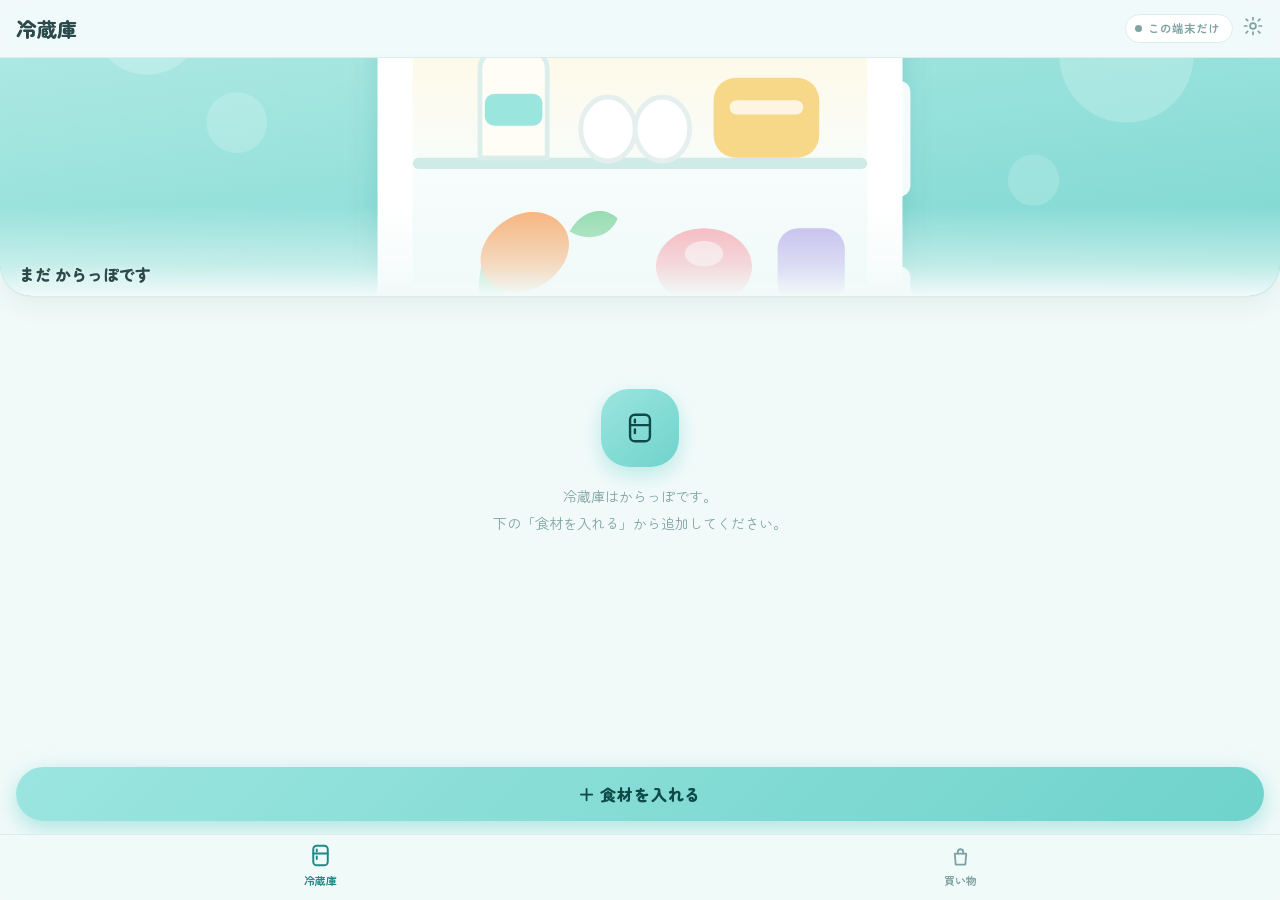
<file: _backup_20260822/index.html>
<!doctype html>
<html lang="ja">
<head>
<meta charset="utf-8">
<meta name="viewport" content="width=device-width, initial-scale=1, viewport-fit=cover, maximum-scale=1">
<meta name="theme-color" id="meta-theme" content="#F1FAF9">
<meta name="apple-mobile-web-app-capable" content="yes">
<meta name="apple-mobile-web-app-status-bar-style" content="default">
<meta name="apple-mobile-web-app-title" content="ウチの冷蔵庫">
<link rel="manifest" href="manifest.webmanifest">
<link rel="apple-touch-icon" href="icon-180.png">
<link rel="icon" href="icon-180.png">
<link rel="preconnect" href="https://fonts.googleapis.com">
<link rel="preconnect" href="https://fonts.gstatic.com" crossorigin>
<link rel="stylesheet" href="https://fonts.googleapis.com/css2?family=Zen+Maru+Gothic:wght@400;500;700;900&display=swap">
<link rel="stylesheet" href="style.css">
<title>ウチの冷蔵庫</title>
</head>
<body>

<header class="topbar">
  <h1 id="title">冷蔵庫</h1>
  <div class="topbar-right">
    <button id="sync-chip" class="sync-chip" data-state="off" aria-label="同期の状態">
      <i class="dot"></i><span id="sync-text">この端末だけ</span>
    </button>
    <button id="btn-settings" class="icon-btn" aria-label="設定">
      <svg viewBox="0 0 24 24" width="22" height="22" fill="none" stroke="currentColor" stroke-width="1.9" stroke-linecap="round">
        <circle cx="12" cy="12" r="3.2"/>
        <path d="M12 2.8v2.4M12 18.8v2.4M4.5 4.5l1.7 1.7M17.8 17.8l1.7 1.7M2.8 12h2.4M18.8 12h2.4M4.5 19.5l1.7-1.7M17.8 6.2l1.7-1.7"/>
      </svg>
    </button>
  </div>
</header>

<main>
  <!-- ========== 冷蔵庫 ========== -->
  <section id="view-fridge" class="view">

    <div class="hero" id="hero">
      <img id="hero-img" src="hero.svg" alt="">
      <div class="hero-scrim"></div>
      <div class="hero-text">
        <div class="hero-count" id="hero-count"></div>
        <div class="hero-note" id="hero-note"></div>
      </div>
    </div>

    <div id="urgent" class="urgent" hidden>
      <svg class="bell" viewBox="0 0 24 24" width="21" height="21" fill="none" stroke="currentColor" stroke-width="2" stroke-linecap="round" stroke-linejoin="round">
        <path d="M18 8.6a6 6 0 1 0-12 0c0 6-2 7.4-2 7.4h16s-2-1.4-2-7.4"/>
        <path d="M13.7 20a2 2 0 0 1-3.4 0"/>
      </svg>
      <div class="urgent-body">
        <div class="urgent-title" id="urgent-title"></div>
        <div class="urgent-names" id="urgent-names"></div>
      </div>
    </div>

    <div class="listhead">
      <div id="fridge-summary" class="summary" hidden></div>
      <button id="sortbtn" class="sortbtn">
        <svg viewBox="0 0 24 24" width="13" height="13" fill="none" stroke="currentColor" stroke-width="2.2" stroke-linecap="round" stroke-linejoin="round"><path d="M7 4v16M7 20l-3-3M17 20V4M17 4l3 3"/></svg>
        <span id="sort-label">期限が近い順</span>
      </button>
    </div>

    <ul id="fridge-list" class="list"></ul>

    <div id="fridge-empty" class="empty" hidden>
      <div class="empty-mark">
        <svg viewBox="0 0 24 24" width="34" height="34" fill="none" stroke="currentColor" stroke-width="1.7" stroke-linejoin="round" stroke-linecap="round">
          <rect x="5" y="2.6" width="14" height="18.8" rx="3.4"/><path d="M5 10h14M8.4 6.1v1.9M8.4 13v2.5"/>
        </svg>
      </div>
      <p>冷蔵庫はからっぽです。<br>下の「食材を入れる」から追加してください。</p>
    </div>
  </section>

  <!-- ========== 買い物 ========== -->
  <section id="view-shop" class="view" hidden>
    <form id="shop-quick" class="quick-add">
      <input id="shop-input" type="text" placeholder="買ってきてほしいもの" enterkeyhint="done" autocomplete="off">
      <button type="submit" class="btn-primary sm">追加</button>
    </form>
    <ul id="shop-list" class="list"></ul>
    <div id="shop-empty" class="empty" hidden>
      <div class="empty-mark">
        <svg viewBox="0 0 24 24" width="34" height="34" fill="none" stroke="currentColor" stroke-width="1.7" stroke-linejoin="round" stroke-linecap="round">
          <path d="M6 8h12l-1 11.4H7z"/><path d="M9.2 8V6.2a2.8 2.8 0 0 1 5.6 0V8"/>
        </svg>
      </div>
      <p>買い物リストは空です。<br>「切らした」と気づいたときに足しましょう。</p>
    </div>
    <div class="list-foot">
      <button id="btn-clear-done" class="btn-ghost" hidden>買ったものを消す</button>
    </div>
  </section>
</main>

<button id="fab" class="fab">＋ 食材を入れる</button>

<nav class="tabbar">
  <button class="tab is-active" data-view="fridge">
    <svg viewBox="0 0 24 24" width="23" height="23" fill="none" stroke="currentColor" stroke-width="1.9" stroke-linejoin="round" stroke-linecap="round"><rect x="5" y="2.6" width="14" height="18.8" rx="3.4"/><path d="M5 10h14M8.4 6.1v1.9M8.4 13v2.5"/></svg>
    <span>冷蔵庫</span>
  </button>
  <button class="tab" data-view="shop">
    <svg viewBox="0 0 24 24" width="23" height="23" fill="none" stroke="currentColor" stroke-width="1.9" stroke-linejoin="round" stroke-linecap="round"><path d="M6 8h12l-1 11.4H7z"/><path d="M9.2 8V6.2a2.8 2.8 0 0 1 5.6 0V8"/></svg>
    <span>買い物<i id="shop-badge" class="badge" hidden></i></span>
  </button>
</nav>

<!-- ========== 食材追加シート ========== -->
<div id="sheet-backdrop" class="backdrop" hidden></div>
<div id="sheet" class="sheet" hidden role="dialog" aria-modal="true" aria-labelledby="sheet-title">
  <div class="sheet-grab"></div>
  <div class="sheet-head">
    <button id="sheet-cancel" class="btn-text">やめる</button>
    <strong id="sheet-title">食材を入れる</strong>
    <button id="sheet-save" class="btn-text accent">保存</button>
  </div>
  <div class="sheet-body">

    <label class="field-label">品目</label>
    <input id="f-name" type="text" class="field" placeholder="例：にんじん" autocomplete="off" enterkeyhint="done">
    <div class="chip-groups" id="preset-chips"></div>

    <label class="field-label">量</label>
    <div class="qty-row">
      <button type="button" class="step" data-step="-1" aria-label="減らす">−</button>
      <output id="f-qty" class="qty-val">1</output>
      <button type="button" class="step" data-step="1" aria-label="増やす">＋</button>
    </div>
    <div class="chip-row" id="qty-chips" style="margin-top:10px"></div>
    <div class="unit-seg" id="f-unit"></div>

    <label class="field-label">賞味・消費期限</label>
    <div class="chip-row" id="expiry-chips">
      <button type="button" class="chip" data-days="3">3日後</button>
      <button type="button" class="chip" data-days="7">1週間</button>
      <button type="button" class="chip" data-days="14">2週間</button>
      <button type="button" class="chip" data-days="30">1か月</button>
      <button type="button" class="chip" data-days="">なし</button>
    </div>
    <input id="f-expiry" type="date" class="field" style="margin-top:9px">

  </div>
</div>

<!-- ========== 設定シート ========== -->
<div id="set-backdrop" class="backdrop" hidden></div>
<div id="set-sheet" class="sheet" hidden role="dialog" aria-modal="true" aria-labelledby="set-title">
  <div class="sheet-grab"></div>
  <div class="sheet-head">
    <span class="btn-text" aria-hidden="true"></span>
    <strong id="set-title">設定</strong>
    <button id="set-close" class="btn-text accent">閉じる</button>
  </div>
  <div class="sheet-body">
    <label class="field-label">見た目</label>
    <div class="seg" id="theme-seg">
      <button type="button" data-theme="auto">端末に合わせる</button>
      <button type="button" data-theme="light">ライト</button>
      <button type="button" data-theme="dark">ダーク</button>
    </div>

    <label class="field-label">自分の名前</label>
    <input id="f-me" type="text" class="field" placeholder="例：ゆう" autocomplete="off">
    <p class="hint">買い物リストに「誰が足したか」が残ります。</p>

    <label class="field-label">家族で共有</label>
    <input id="f-url" type="url" class="field" placeholder="共有URL（.../exec）" autocomplete="off" inputmode="url">
    <div class="house-row">
      <input id="f-house" type="text" class="field" placeholder="家族コード" autocomplete="off" autocapitalize="off" spellcheck="false">
      <button id="btn-make-house" class="btn-ghost">新しく作る</button>
    </div>
    <p id="sync-detail" class="hint"></p>
    <button id="btn-sync-now" class="btn-ghost wide" style="margin-top:10px">今すぐ同期する</button>
    <p class="hint">共有URLと家族コードが同じ端末どうしが、同じ冷蔵庫・同じ買い物リストになります。<strong>家族コードは合言葉です</strong>。推測されにくいものにしてください。</p>

    <label class="field-label">データ</label>
    <button id="btn-export" class="btn-ghost wide">バックアップを書き出す</button>
    <p class="hint">共有を設定していないときは、この端末の中だけに保存されます。</p>
  </div>
</div>

<div id="toast" class="toast" hidden></div>

<script src="app.js"></script>
</body>
</html>
</file>
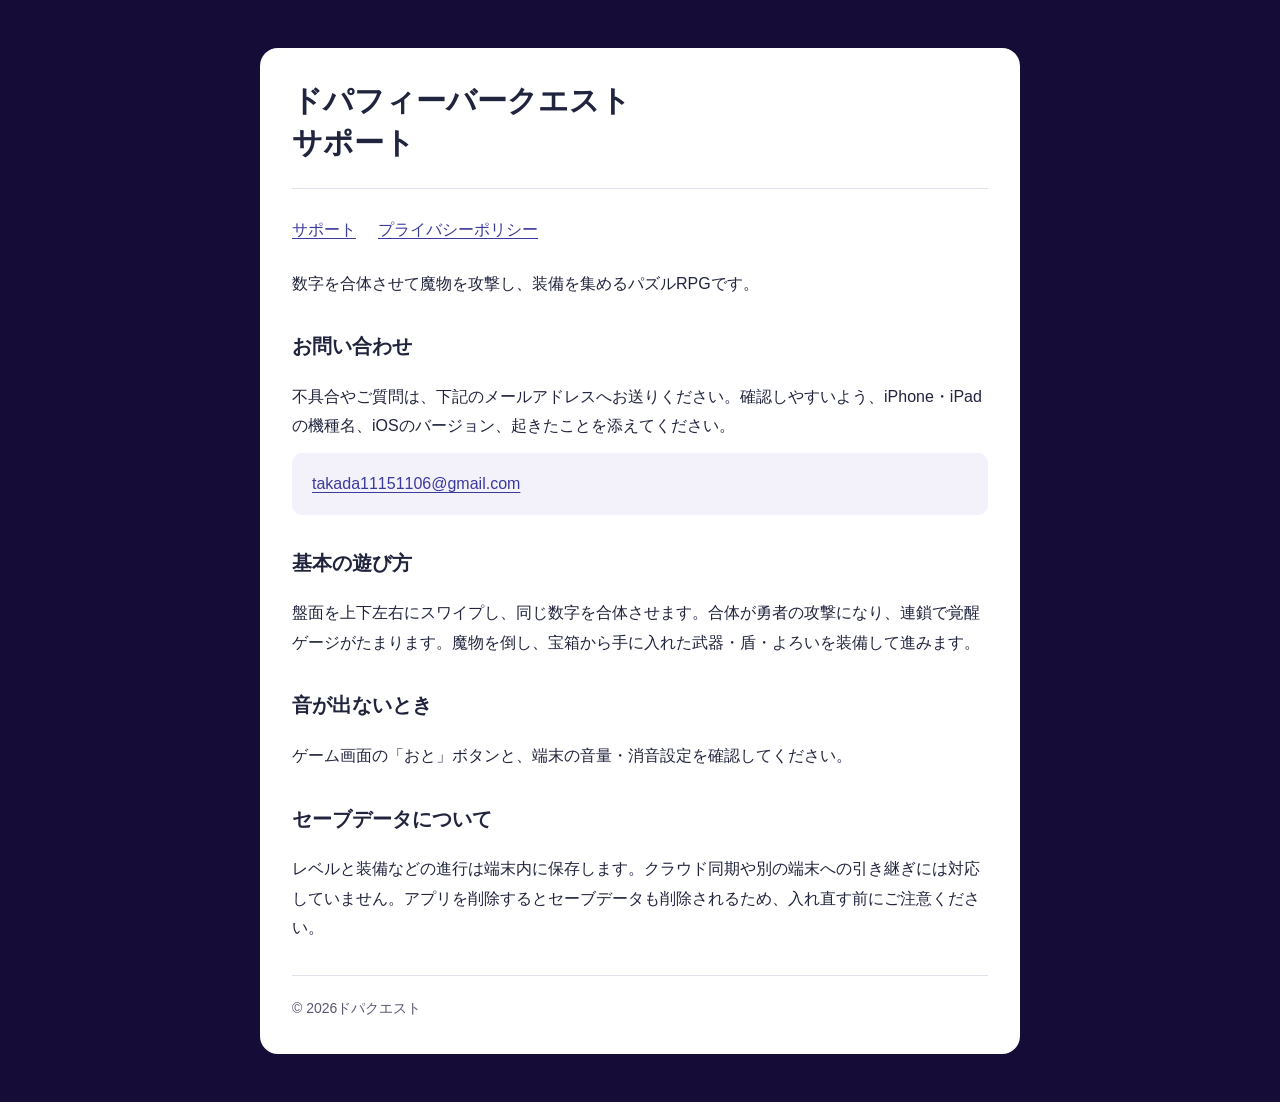
<file: dopaquest/index.html>
<!doctype html>
<html lang="ja"><head><meta charset="utf-8"><meta name="viewport" content="width=device-width,initial-scale=1"><title>サポート | ドパフィーバークエスト</title><meta name="description" content="ドパフィーバークエストのサポートとプライバシーポリシー"><style>*{box-sizing:border-box}body{margin:0;background:#160c38;color:#20243d;font-family:-apple-system,BlinkMacSystemFont,"Hiragino Sans",Meiryo,sans-serif;line-height:1.85}main{max-width:760px;margin:48px auto;padding:32px;background:#fff;border-radius:18px}header{display:flex;gap:20px;align-items:center;border-bottom:1px solid #e3e1eb;padding-bottom:24px;margin-bottom:26px}header img{width:72px;height:72px;border-radius:16px}h1{font-size:clamp(22px,4vw,30px);line-height:1.4;margin:0}h2{font-size:20px;margin-top:30px}p{margin:12px 0}a{color:#3b3a9d;text-underline-offset:3px}nav{display:flex;gap:22px;flex-wrap:wrap;margin:24px 0}footer{color:#5b5470;border-top:1px solid #e3e1eb;margin-top:32px;padding-top:20px;font-size:14px}.small{font-size:14px;color:#5b5470}.contact{display:block;padding:16px 20px;background:#f3f1fa;border-radius:10px;overflow-wrap:anywhere}@media(max-width:600px){main{margin:16px;padding:24px 20px}header{gap:14px}header img{width:56px;height:56px}}</style></head><body><main><header><h1>ドパフィーバークエスト<br>サポート</h1></header><nav><a href="index.html">サポート</a><a href="privacy.html">プライバシーポリシー</a></nav><p>数字を合体させて魔物を攻撃し、装備を集めるパズルRPGです。</p>
<h2>お問い合わせ</h2><p>不具合やご質問は、下記のメールアドレスへお送りください。確認しやすいよう、iPhone・iPadの機種名、iOSのバージョン、起きたことを添えてください。</p>
<p class="contact"><a href="mailto:takada11151106@gmail.com">takada11151106@gmail.com</a></p>
<h2>基本の遊び方</h2><p>盤面を上下左右にスワイプし、同じ数字を合体させます。合体が勇者の攻撃になり、連鎖で覚醒ゲージがたまります。魔物を倒し、宝箱から手に入れた武器・盾・よろいを装備して進みます。</p>
<h2>音が出ないとき</h2><p>ゲーム画面の「おと」ボタンと、端末の音量・消音設定を確認してください。</p>
<h2>セーブデータについて</h2><p>レベルと装備などの進行は端末内に保存します。クラウド同期や別の端末への引き継ぎには対応していません。アプリを削除するとセーブデータも削除されるため、入れ直す前にご注意ください。</p><footer>© 2026ドパクエスト</footer></main></body></html>
</file>
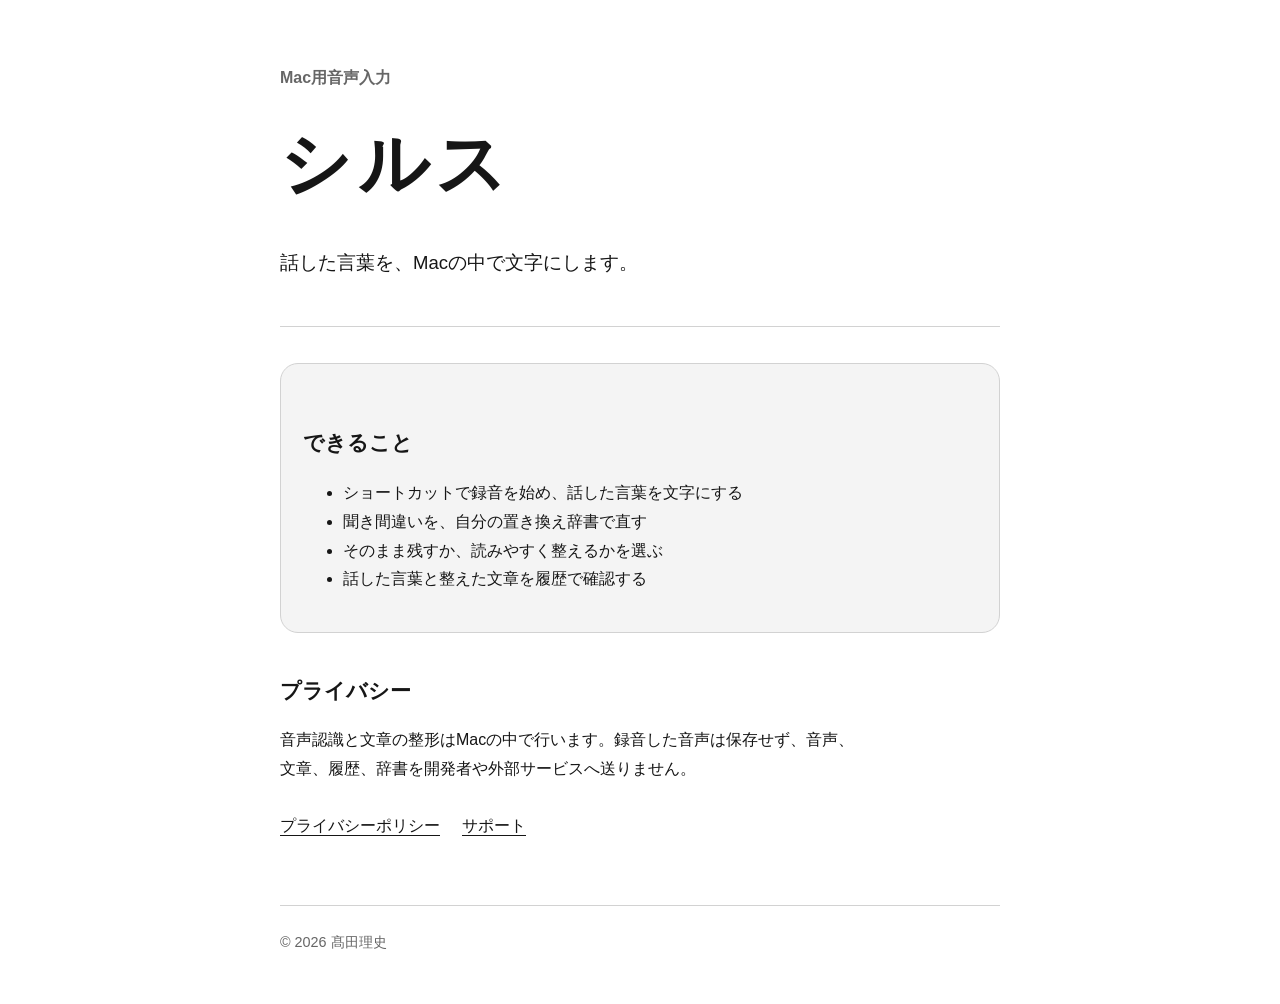
<file: shirusu/index.html>
<!doctype html>
<html lang="ja">
<head>
  <meta charset="utf-8">
  <meta name="viewport" content="width=device-width, initial-scale=1">
  <meta name="description" content="Mac用音声入力アプリ、シルスの公式情報です。">
  <title>シルス</title>
  <link rel="stylesheet" href="styles.css">
</head>
<body>
  <header>
    <p class="eyebrow">Mac用音声入力</p>
    <h1>シルス</h1>
    <p class="lead">話した言葉を、Macの中で文字にします。</p>
  </header>
  <main>
    <section class="card">
      <h2>できること</h2>
      <ul>
        <li>ショートカットで録音を始め、話した言葉を文字にする</li>
        <li>聞き間違いを、自分の置き換え辞書で直す</li>
        <li>そのまま残すか、読みやすく整えるかを選ぶ</li>
        <li>話した言葉と整えた文章を履歴で確認する</li>
      </ul>
    </section>
    <h2>プライバシー</h2>
    <p>音声認識と文章の整形はMacの中で行います。録音した音声は保存せず、音声、文章、履歴、辞書を開発者や外部サービスへ送りません。</p>
    <nav class="nav" aria-label="関連ページ">
      <a href="privacy.html">プライバシーポリシー</a>
      <a href="support.html">サポート</a>
    </nav>
  </main>
  <footer>© 2026 髙田理史</footer>
</body>
</html>
</file>
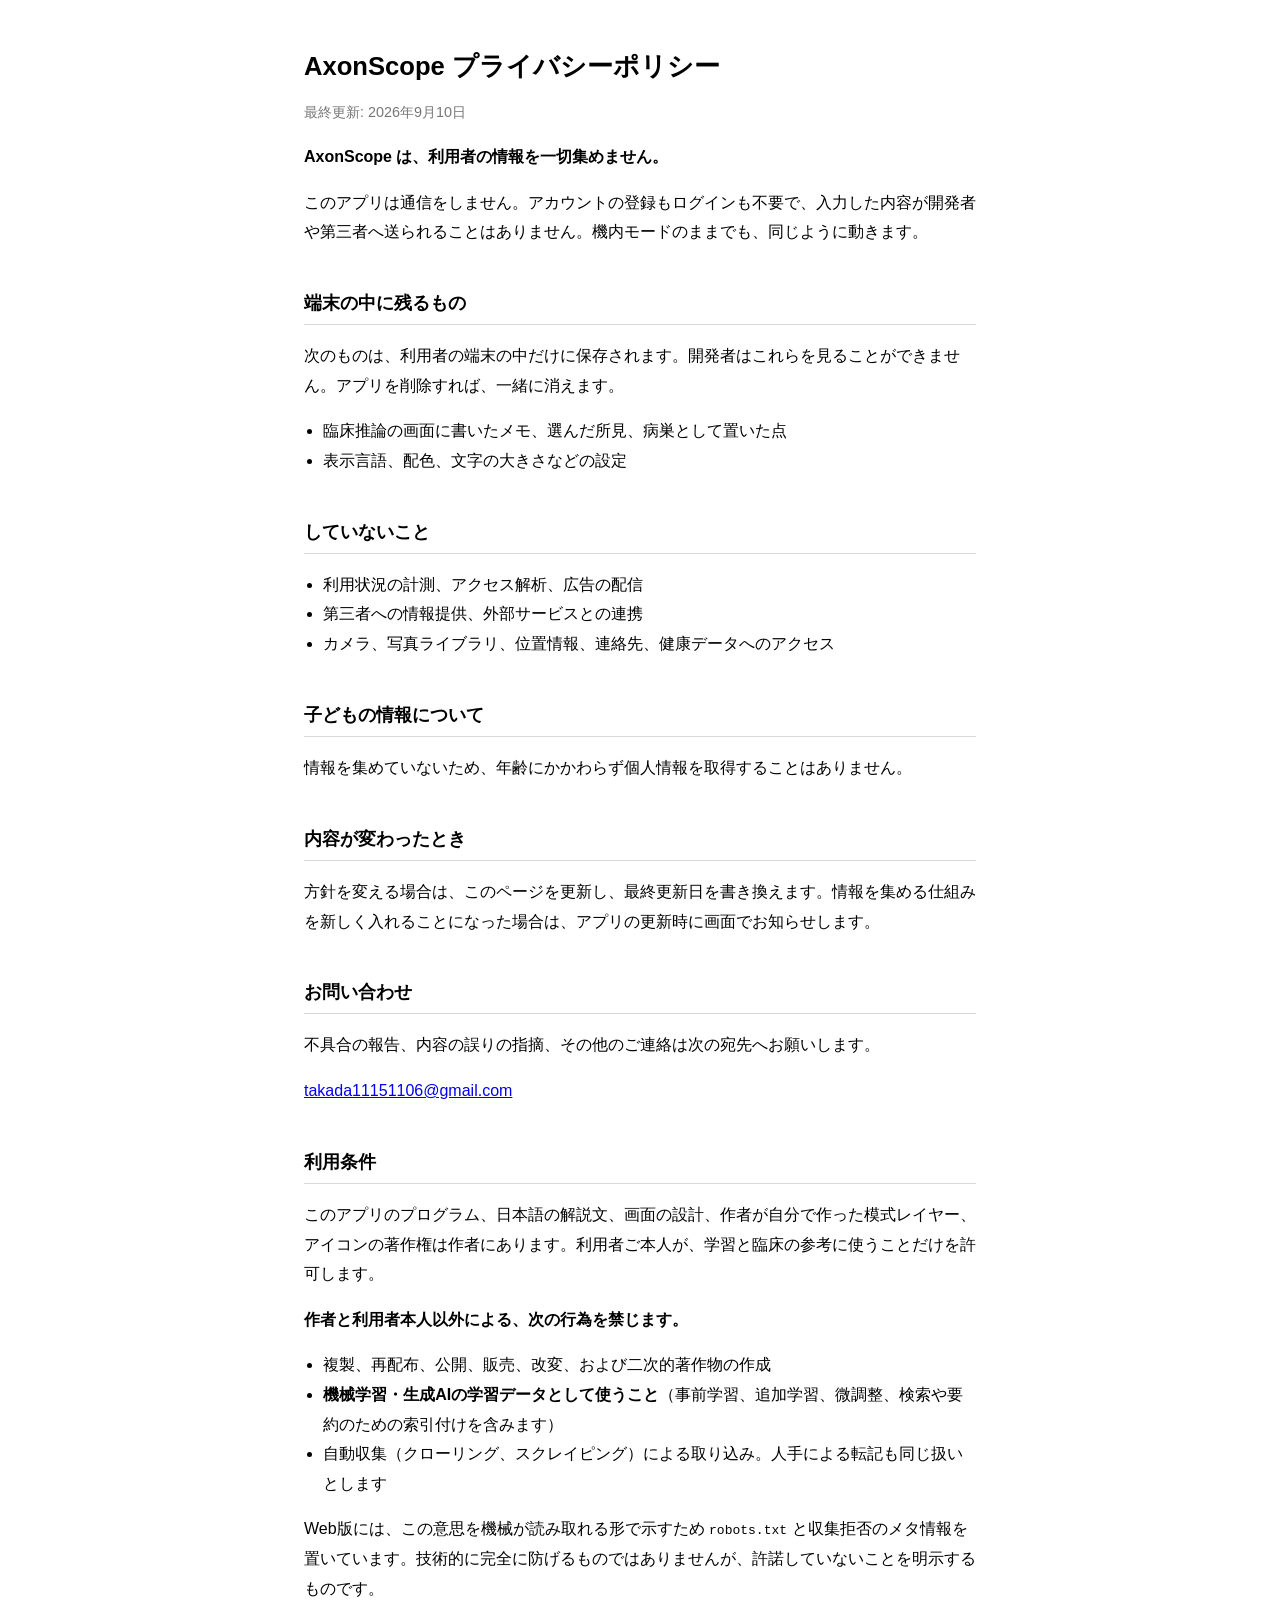
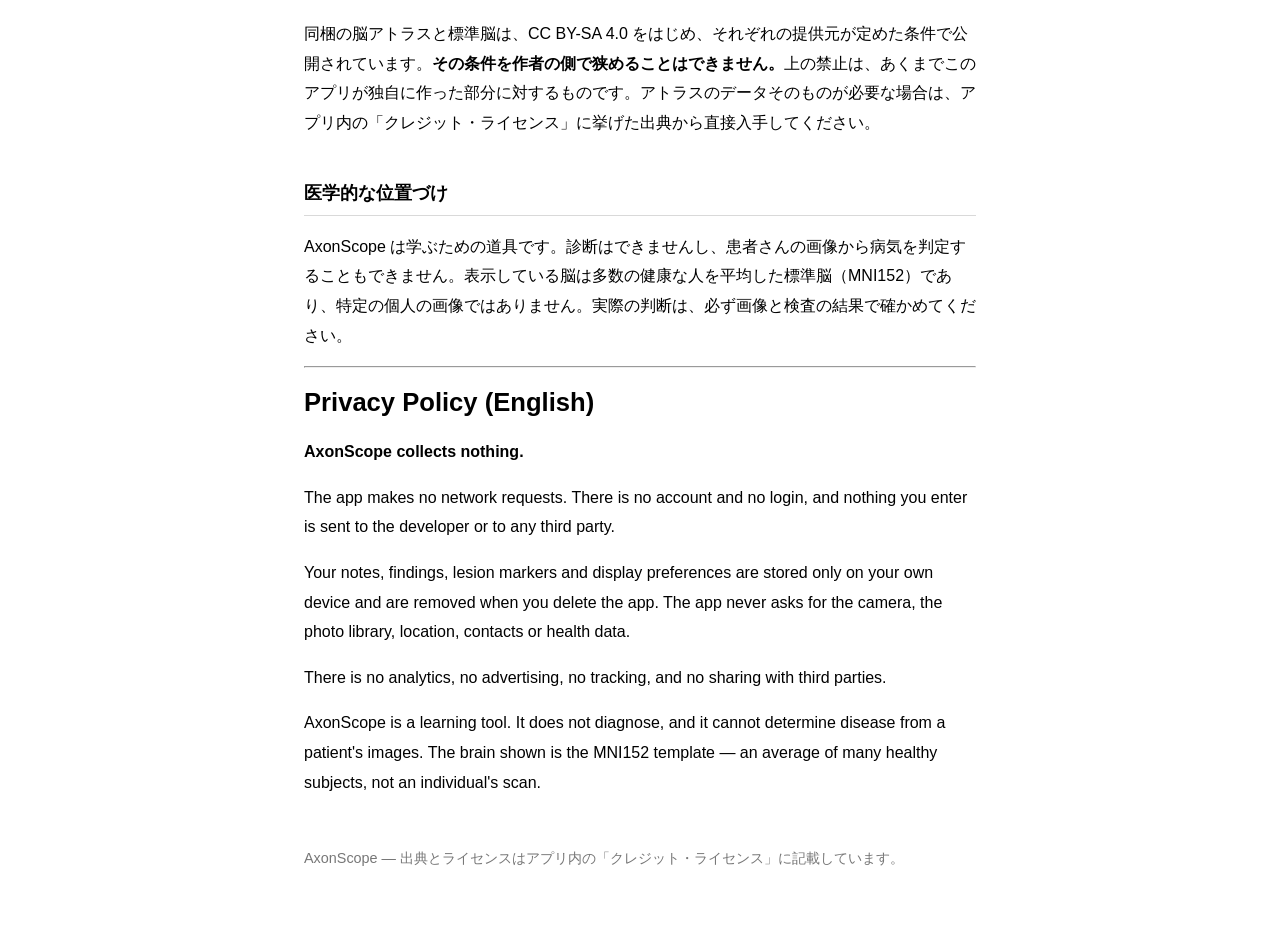
<file: axonscope/privacy.html>
<!doctype html>
<html lang="ja">
<head>
<meta charset="utf-8" />
<meta name="viewport" content="width=device-width, initial-scale=1" />
<title>AxonScope プライバシーポリシー・利用条件・サポート</title>
<style>
  :root { color-scheme: light dark; }
  body { max-width: 42rem; margin: 0 auto; padding: 2rem 1.25rem 4rem; line-height: 1.85;
         font-family: -apple-system, "Hiragino Sans", "Noto Sans JP", sans-serif; }
  h1 { font-size: 1.6rem; line-height: 1.4; margin-bottom: .25rem; }
  h2 { font-size: 1.1rem; margin-top: 2.5rem; border-bottom: 1px solid rgba(128,128,128,.3); padding-bottom: .3rem; }
  .lead { font-weight: 700; }
  .updated { color: #777; font-size: .9rem; }
  ul { padding-left: 1.2rem; }
  footer { margin-top: 3rem; font-size: .9rem; color: #777; }
</style>
</head>
<body>

<h1>AxonScope プライバシーポリシー</h1>
<p class="updated">最終更新: 2026年9月10日</p>

<p class="lead">AxonScope は、利用者の情報を一切集めません。</p>

<p>このアプリは通信をしません。アカウントの登録もログインも不要で、入力した内容が開発者や第三者へ送られることはありません。機内モードのままでも、同じように動きます。</p>

<h2>端末の中に残るもの</h2>
<p>次のものは、利用者の端末の中だけに保存されます。開発者はこれらを見ることができません。アプリを削除すれば、一緒に消えます。</p>
<ul>
  <li>臨床推論の画面に書いたメモ、選んだ所見、病巣として置いた点</li>
  <li>表示言語、配色、文字の大きさなどの設定</li>
</ul>

<h2>していないこと</h2>
<ul>
  <li>利用状況の計測、アクセス解析、広告の配信</li>
  <li>第三者への情報提供、外部サービスとの連携</li>
  <li>カメラ、写真ライブラリ、位置情報、連絡先、健康データへのアクセス</li>
</ul>

<h2>子どもの情報について</h2>
<p>情報を集めていないため、年齢にかかわらず個人情報を取得することはありません。</p>

<h2>内容が変わったとき</h2>
<p>方針を変える場合は、このページを更新し、最終更新日を書き換えます。情報を集める仕組みを新しく入れることになった場合は、アプリの更新時に画面でお知らせします。</p>

<h2>お問い合わせ</h2>
<p>不具合の報告、内容の誤りの指摘、その他のご連絡は次の宛先へお願いします。</p>
<p><a href="mailto:takada11151106@gmail.com">takada11151106@gmail.com</a></p>

<h2>利用条件</h2>
<p>このアプリのプログラム、日本語の解説文、画面の設計、作者が自分で作った模式レイヤー、アイコンの著作権は作者にあります。利用者ご本人が、学習と臨床の参考に使うことだけを許可します。</p>
<p class="lead">作者と利用者本人以外による、次の行為を禁じます。</p>
<ul>
  <li>複製、再配布、公開、販売、改変、および二次的著作物の作成</li>
  <li><strong>機械学習・生成AIの学習データとして使うこと</strong>（事前学習、追加学習、微調整、検索や要約のための索引付けを含みます）</li>
  <li>自動収集（クローリング、スクレイピング）による取り込み。人手による転記も同じ扱いとします</li>
</ul>
<p>Web版には、この意思を機械が読み取れる形で示すため <code>robots.txt</code> と収集拒否のメタ情報を置いています。技術的に完全に防げるものではありませんが、許諾していないことを明示するものです。</p>
<p>同梱の脳アトラスと標準脳は、CC BY-SA 4.0 をはじめ、それぞれの提供元が定めた条件で公開されています。<strong>その条件を作者の側で狭めることはできません。</strong>上の禁止は、あくまでこのアプリが独自に作った部分に対するものです。アトラスのデータそのものが必要な場合は、アプリ内の「クレジット・ライセンス」に挙げた出典から直接入手してください。</p>

<h2>医学的な位置づけ</h2>
<p>AxonScope は学ぶための道具です。診断はできませんし、患者さんの画像から病気を判定することもできません。表示している脳は多数の健康な人を平均した標準脳（MNI152）であり、特定の個人の画像ではありません。実際の判断は、必ず画像と検査の結果で確かめてください。</p>

<hr />

<h1 id="en">Privacy Policy (English)</h1>
<p class="lead">AxonScope collects nothing.</p>
<p>The app makes no network requests. There is no account and no login, and nothing you enter is sent to the developer or to any third party.</p>
<p>Your notes, findings, lesion markers and display preferences are stored only on your own device and are removed when you delete the app. The app never asks for the camera, the photo library, location, contacts or health data.</p>
<p>There is no analytics, no advertising, no tracking, and no sharing with third parties.</p>
<p>AxonScope is a learning tool. It does not diagnose, and it cannot determine disease from a patient's images. The brain shown is the MNI152 template — an average of many healthy subjects, not an individual's scan.</p>

<footer>AxonScope — 出典とライセンスはアプリ内の「クレジット・ライセンス」に記載しています。</footer>

</body>
</html>
</file>
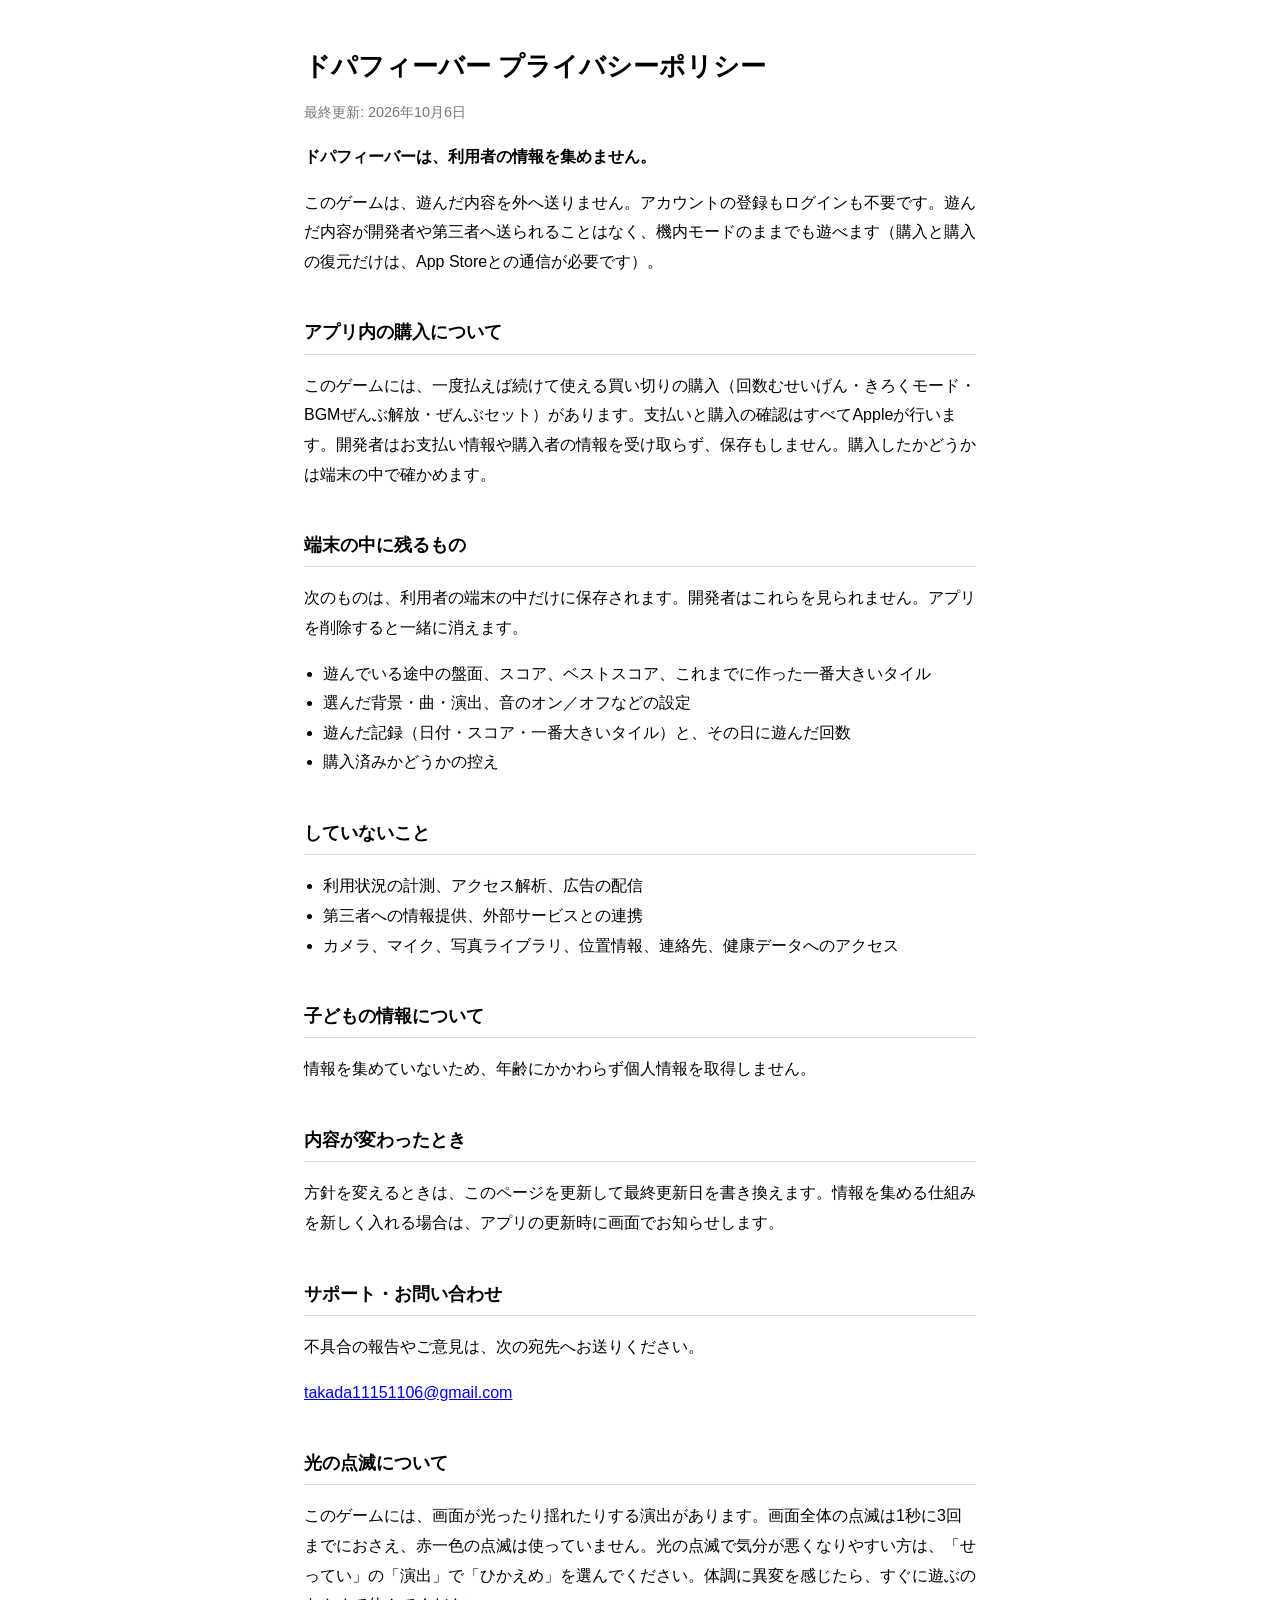
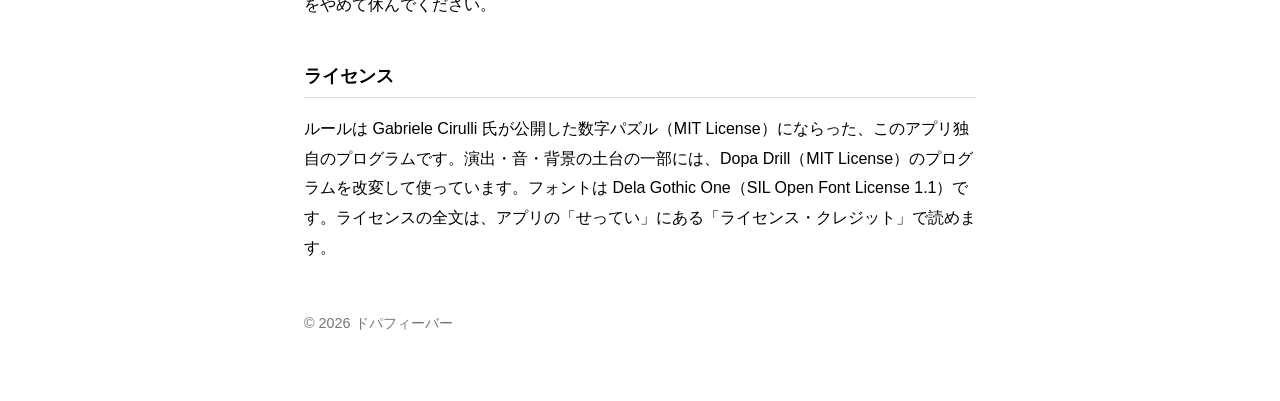
<file: dopafever/privacy.html>
<!doctype html>
<html lang="ja">
<head>
<meta charset="utf-8" />
<meta name="viewport" content="width=device-width, initial-scale=1" />
<title>ドパフィーバー プライバシーポリシー・サポート</title>
<style>
  :root { color-scheme: light dark; }
  body { max-width: 42rem; margin: 0 auto; padding: 2rem 1.25rem 4rem; line-height: 1.85;
         font-family: -apple-system, "Hiragino Sans", "Noto Sans JP", sans-serif; }
  h1 { font-size: 1.6rem; line-height: 1.4; margin-bottom: .25rem; }
  h2 { font-size: 1.1rem; margin-top: 2.5rem; border-bottom: 1px solid rgba(128,128,128,.3); padding-bottom: .3rem; }
  .lead { font-weight: 700; }
  .updated { color: #777; font-size: .9rem; }
  ul { padding-left: 1.2rem; }
  footer { margin-top: 3rem; font-size: .9rem; color: #777; }
</style>
</head>
<body>

<h1>ドパフィーバー プライバシーポリシー</h1>
<p class="updated">最終更新: 2026年10月6日</p>

<p class="lead">ドパフィーバーは、利用者の情報を集めません。</p>

<p>このゲームは、遊んだ内容を外へ送りません。アカウントの登録もログインも不要です。遊んだ内容が開発者や第三者へ送られることはなく、機内モードのままでも遊べます（購入と購入の復元だけは、App Storeとの通信が必要です）。</p>

<h2>アプリ内の購入について</h2>
<p>このゲームには、一度払えば続けて使える買い切りの購入（回数むせいげん・きろくモード・BGMぜんぶ解放・ぜんぶセット）があります。支払いと購入の確認はすべてAppleが行います。開発者はお支払い情報や購入者の情報を受け取らず、保存もしません。購入したかどうかは端末の中で確かめます。</p>

<h2>端末の中に残るもの</h2>
<p>次のものは、利用者の端末の中だけに保存されます。開発者はこれらを見られません。アプリを削除すると一緒に消えます。</p>
<ul>
  <li>遊んでいる途中の盤面、スコア、ベストスコア、これまでに作った一番大きいタイル</li>
  <li>選んだ背景・曲・演出、音のオン／オフなどの設定</li>
  <li>遊んだ記録（日付・スコア・一番大きいタイル）と、その日に遊んだ回数</li>
  <li>購入済みかどうかの控え</li>
</ul>

<h2>していないこと</h2>
<ul>
  <li>利用状況の計測、アクセス解析、広告の配信</li>
  <li>第三者への情報提供、外部サービスとの連携</li>
  <li>カメラ、マイク、写真ライブラリ、位置情報、連絡先、健康データへのアクセス</li>
</ul>

<h2>子どもの情報について</h2>
<p>情報を集めていないため、年齢にかかわらず個人情報を取得しません。</p>

<h2>内容が変わったとき</h2>
<p>方針を変えるときは、このページを更新して最終更新日を書き換えます。情報を集める仕組みを新しく入れる場合は、アプリの更新時に画面でお知らせします。</p>

<h2>サポート・お問い合わせ</h2>
<p>不具合の報告やご意見は、次の宛先へお送りください。</p>
<p><a href="mailto:takada11151106@gmail.com">takada11151106@gmail.com</a></p>

<h2>光の点滅について</h2>
<p>このゲームには、画面が光ったり揺れたりする演出があります。画面全体の点滅は1秒に3回までにおさえ、赤一色の点滅は使っていません。光の点滅で気分が悪くなりやすい方は、「せってい」の「演出」で「ひかえめ」を選んでください。体調に異変を感じたら、すぐに遊ぶのをやめて休んでください。</p>

<h2>ライセンス</h2>
<p>ルールは Gabriele Cirulli 氏が公開した数字パズル（MIT License）にならった、このアプリ独自のプログラムです。演出・音・背景の土台の一部には、Dopa Drill（MIT License）のプログラムを改変して使っています。フォントは Dela Gothic One（SIL Open Font License 1.1）です。ライセンスの全文は、アプリの「せってい」にある「ライセンス・クレジット」で読めます。</p>

<footer>© 2026 ドパフィーバー</footer>
</body>
</html>
</file>
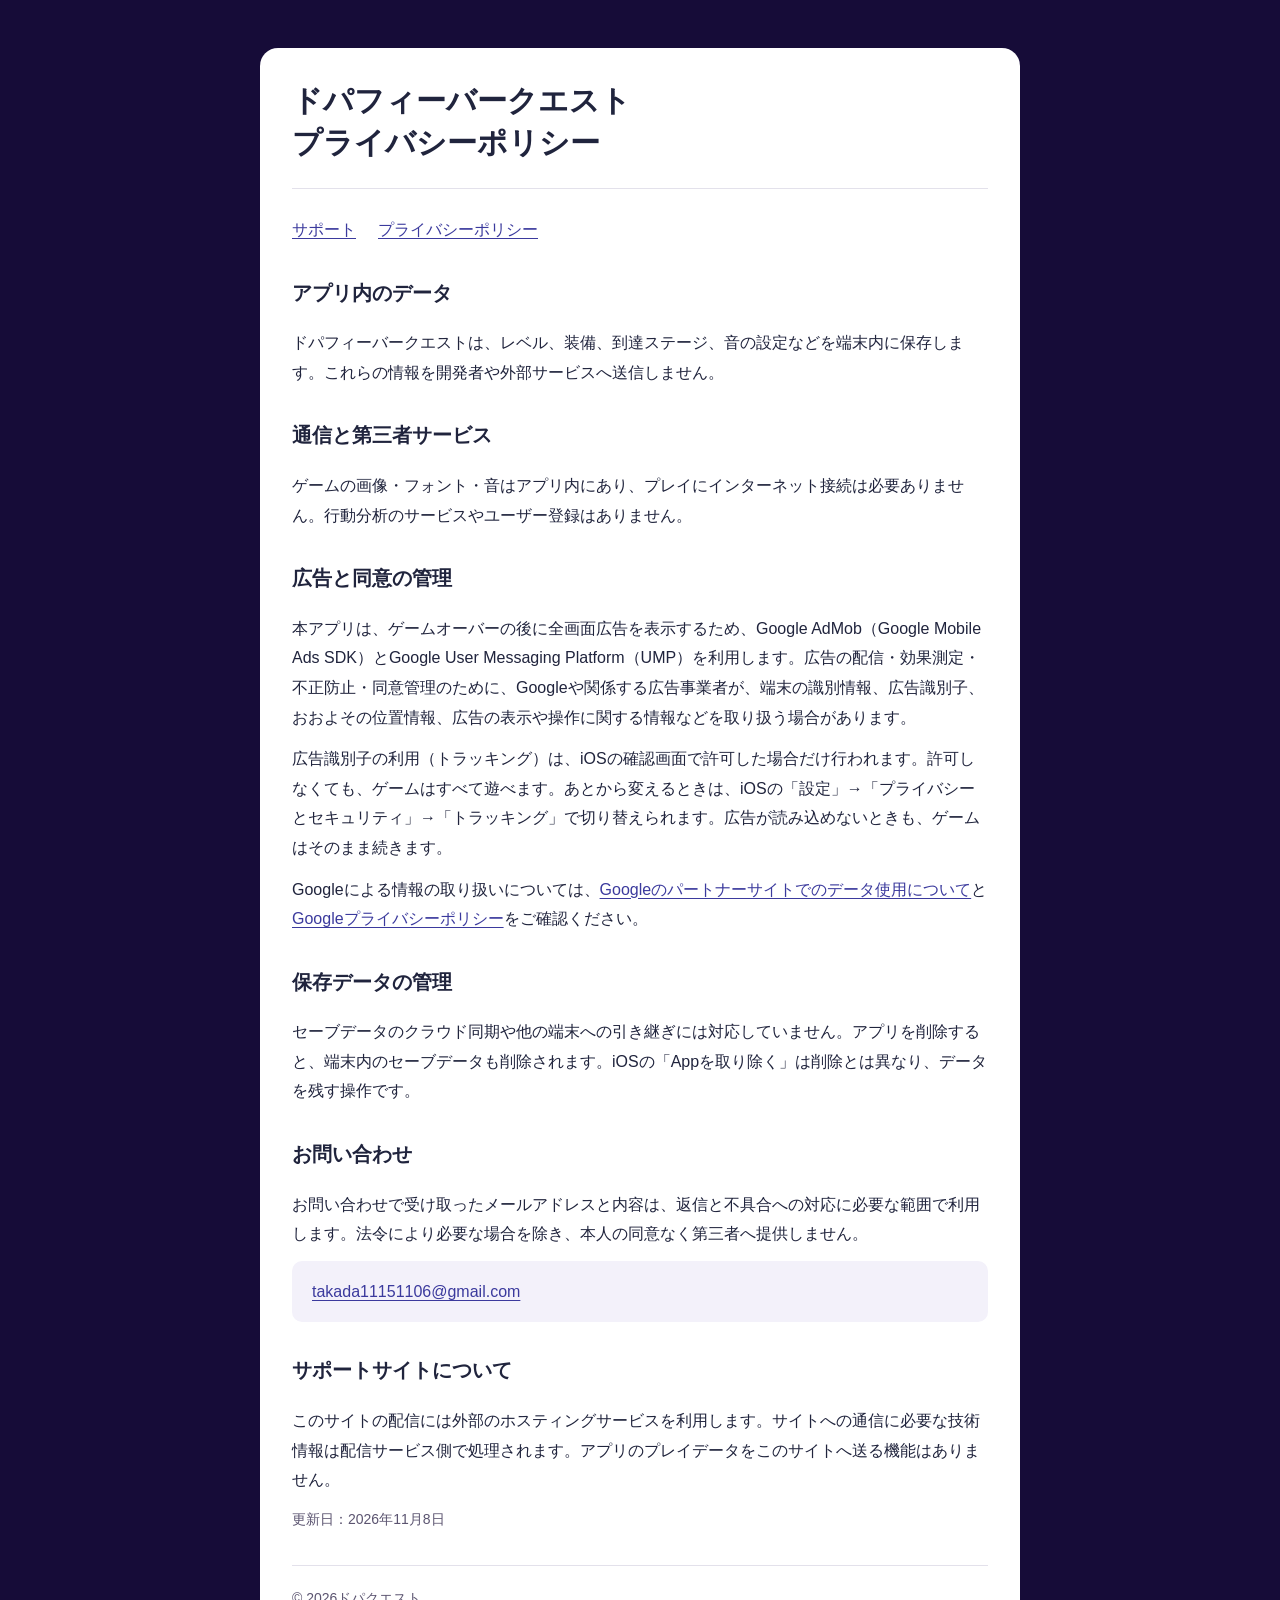
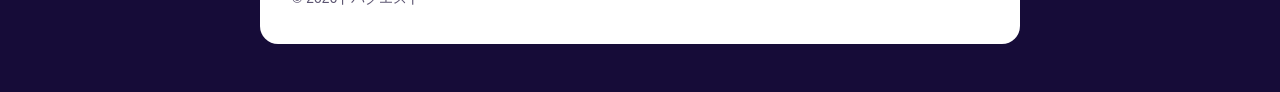
<file: dopaquest/privacy.html>
<!doctype html>
<html lang="ja"><head><meta charset="utf-8"><meta name="viewport" content="width=device-width,initial-scale=1"><title>プライバシーポリシー | ドパフィーバークエスト</title><meta name="description" content="ドパフィーバークエストのサポートとプライバシーポリシー"><style>*{box-sizing:border-box}body{margin:0;background:#160c38;color:#20243d;font-family:-apple-system,BlinkMacSystemFont,"Hiragino Sans",Meiryo,sans-serif;line-height:1.85}main{max-width:760px;margin:48px auto;padding:32px;background:#fff;border-radius:18px}header{display:flex;gap:20px;align-items:center;border-bottom:1px solid #e3e1eb;padding-bottom:24px;margin-bottom:26px}header img{width:72px;height:72px;border-radius:16px}h1{font-size:clamp(22px,4vw,30px);line-height:1.4;margin:0}h2{font-size:20px;margin-top:30px}p{margin:12px 0}a{color:#3b3a9d;text-underline-offset:3px}nav{display:flex;gap:22px;flex-wrap:wrap;margin:24px 0}footer{color:#5b5470;border-top:1px solid #e3e1eb;margin-top:32px;padding-top:20px;font-size:14px}.small{font-size:14px;color:#5b5470}.contact{display:block;padding:16px 20px;background:#f3f1fa;border-radius:10px;overflow-wrap:anywhere}@media(max-width:600px){main{margin:16px;padding:24px 20px}header{gap:14px}header img{width:56px;height:56px}}</style></head><body><main><header><h1>ドパフィーバークエスト<br>プライバシーポリシー</h1></header><nav><a href="index.html">サポート</a><a href="privacy.html">プライバシーポリシー</a></nav><h2>アプリ内のデータ</h2>
<p>ドパフィーバークエストは、レベル、装備、到達ステージ、音の設定などを端末内に保存します。これらの情報を開発者や外部サービスへ送信しません。</p>
<h2>通信と第三者サービス</h2>
<p>ゲームの画像・フォント・音はアプリ内にあり、プレイにインターネット接続は必要ありません。行動分析のサービスやユーザー登録はありません。</p>
<h2>広告と同意の管理</h2>
<p>本アプリは、ゲームオーバーの後に全画面広告を表示するため、Google AdMob（Google Mobile Ads SDK）とGoogle User Messaging Platform（UMP）を利用します。広告の配信・効果測定・不正防止・同意管理のために、Googleや関係する広告事業者が、端末の識別情報、広告識別子、おおよその位置情報、広告の表示や操作に関する情報などを取り扱う場合があります。</p>
<p>広告識別子の利用（トラッキング）は、iOSの確認画面で許可した場合だけ行われます。許可しなくても、ゲームはすべて遊べます。あとから変えるときは、iOSの「設定」→「プライバシーとセキュリティ」→「トラッキング」で切り替えられます。広告が読み込めないときも、ゲームはそのまま続きます。</p>
<p>Googleによる情報の取り扱いについては、<a href="https://policies.google.com/technologies/partner-sites?hl=ja">Googleのパートナーサイトでのデータ使用について</a>と<a href="https://policies.google.com/privacy?hl=ja">Googleプライバシーポリシー</a>をご確認ください。</p>
<h2>保存データの管理</h2>
<p>セーブデータのクラウド同期や他の端末への引き継ぎには対応していません。アプリを削除すると、端末内のセーブデータも削除されます。iOSの「Appを取り除く」は削除とは異なり、データを残す操作です。</p>
<h2>お問い合わせ</h2>
<p>お問い合わせで受け取ったメールアドレスと内容は、返信と不具合への対応に必要な範囲で利用します。法令により必要な場合を除き、本人の同意なく第三者へ提供しません。</p>
<p class="contact"><a href="mailto:takada11151106@gmail.com">takada11151106@gmail.com</a></p>
<h2>サポートサイトについて</h2>
<p>このサイトの配信には外部のホスティングサービスを利用します。サイトへの通信に必要な技術情報は配信サービス側で処理されます。アプリのプレイデータをこのサイトへ送る機能はありません。</p>
<p class="small">更新日：2026年11月8日</p><footer>© 2026ドパクエスト</footer></main></body></html>
</file>
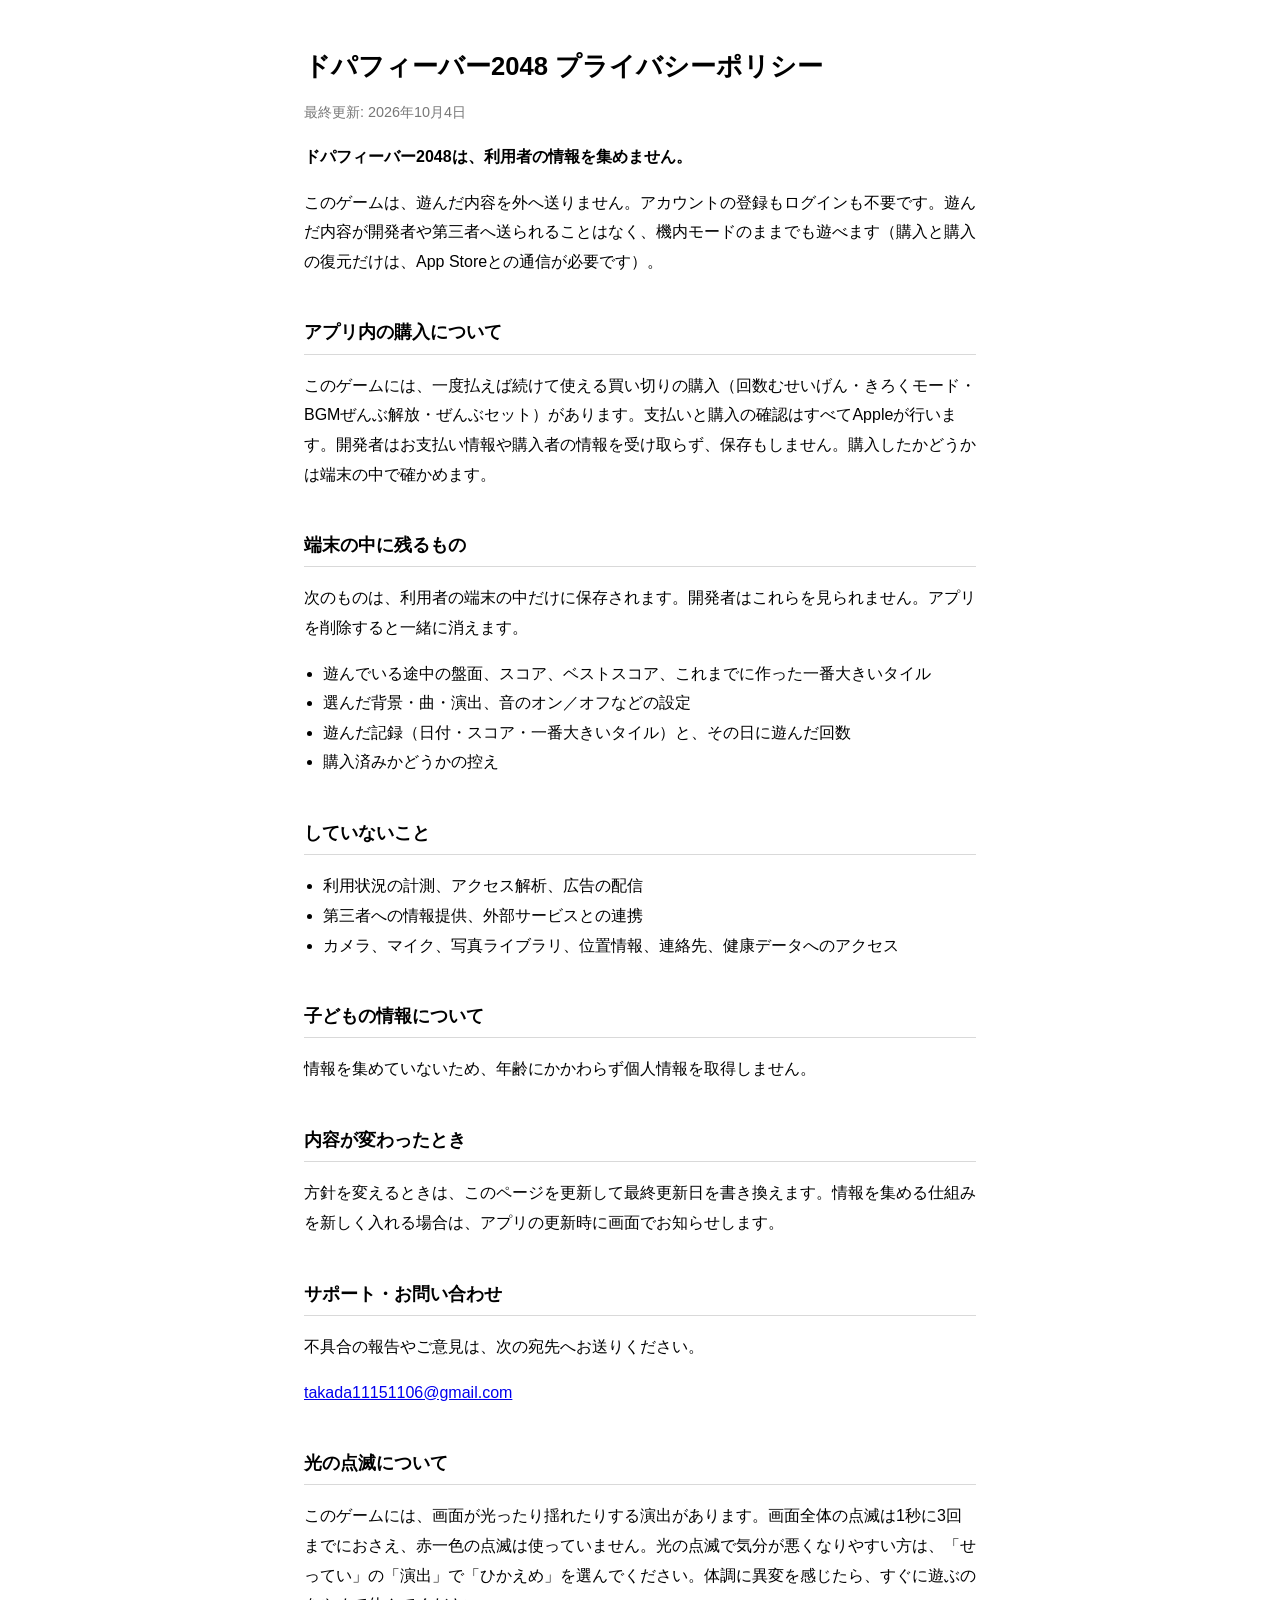
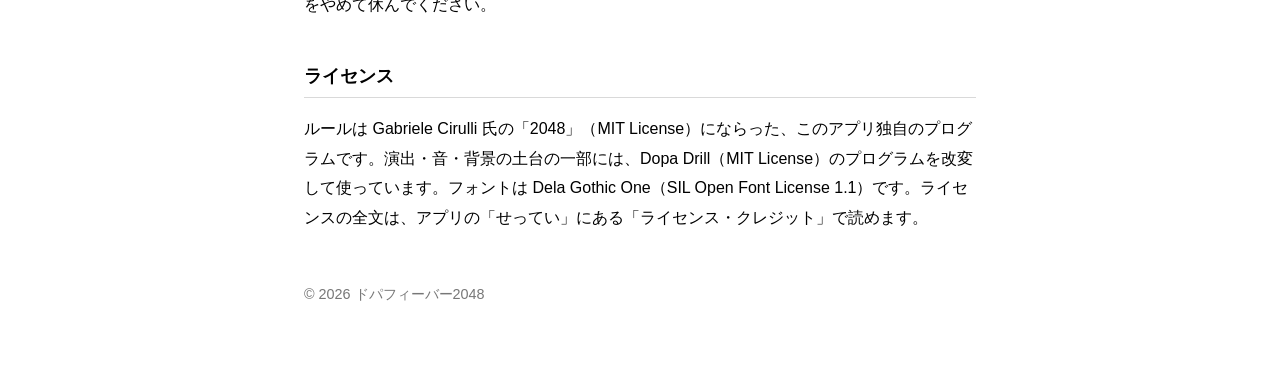
<file: puzzle2048/privacy.html>
<!doctype html>
<html lang="ja">
<head>
<meta charset="utf-8" />
<meta name="viewport" content="width=device-width, initial-scale=1" />
<title>ドパフィーバー2048 プライバシーポリシー・サポート</title>
<style>
  :root { color-scheme: light dark; }
  body { max-width: 42rem; margin: 0 auto; padding: 2rem 1.25rem 4rem; line-height: 1.85;
         font-family: -apple-system, "Hiragino Sans", "Noto Sans JP", sans-serif; }
  h1 { font-size: 1.6rem; line-height: 1.4; margin-bottom: .25rem; }
  h2 { font-size: 1.1rem; margin-top: 2.5rem; border-bottom: 1px solid rgba(128,128,128,.3); padding-bottom: .3rem; }
  .lead { font-weight: 700; }
  .updated { color: #777; font-size: .9rem; }
  ul { padding-left: 1.2rem; }
  footer { margin-top: 3rem; font-size: .9rem; color: #777; }
</style>
</head>
<body>

<h1>ドパフィーバー2048 プライバシーポリシー</h1>
<p class="updated">最終更新: 2026年10月4日</p>

<p class="lead">ドパフィーバー2048は、利用者の情報を集めません。</p>

<p>このゲームは、遊んだ内容を外へ送りません。アカウントの登録もログインも不要です。遊んだ内容が開発者や第三者へ送られることはなく、機内モードのままでも遊べます（購入と購入の復元だけは、App Storeとの通信が必要です）。</p>

<h2>アプリ内の購入について</h2>
<p>このゲームには、一度払えば続けて使える買い切りの購入（回数むせいげん・きろくモード・BGMぜんぶ解放・ぜんぶセット）があります。支払いと購入の確認はすべてAppleが行います。開発者はお支払い情報や購入者の情報を受け取らず、保存もしません。購入したかどうかは端末の中で確かめます。</p>

<h2>端末の中に残るもの</h2>
<p>次のものは、利用者の端末の中だけに保存されます。開発者はこれらを見られません。アプリを削除すると一緒に消えます。</p>
<ul>
  <li>遊んでいる途中の盤面、スコア、ベストスコア、これまでに作った一番大きいタイル</li>
  <li>選んだ背景・曲・演出、音のオン／オフなどの設定</li>
  <li>遊んだ記録（日付・スコア・一番大きいタイル）と、その日に遊んだ回数</li>
  <li>購入済みかどうかの控え</li>
</ul>

<h2>していないこと</h2>
<ul>
  <li>利用状況の計測、アクセス解析、広告の配信</li>
  <li>第三者への情報提供、外部サービスとの連携</li>
  <li>カメラ、マイク、写真ライブラリ、位置情報、連絡先、健康データへのアクセス</li>
</ul>

<h2>子どもの情報について</h2>
<p>情報を集めていないため、年齢にかかわらず個人情報を取得しません。</p>

<h2>内容が変わったとき</h2>
<p>方針を変えるときは、このページを更新して最終更新日を書き換えます。情報を集める仕組みを新しく入れる場合は、アプリの更新時に画面でお知らせします。</p>

<h2>サポート・お問い合わせ</h2>
<p>不具合の報告やご意見は、次の宛先へお送りください。</p>
<p><a href="mailto:takada11151106@gmail.com">takada11151106@gmail.com</a></p>

<h2>光の点滅について</h2>
<p>このゲームには、画面が光ったり揺れたりする演出があります。画面全体の点滅は1秒に3回までにおさえ、赤一色の点滅は使っていません。光の点滅で気分が悪くなりやすい方は、「せってい」の「演出」で「ひかえめ」を選んでください。体調に異変を感じたら、すぐに遊ぶのをやめて休んでください。</p>

<h2>ライセンス</h2>
<p>ルールは Gabriele Cirulli 氏の「2048」（MIT License）にならった、このアプリ独自のプログラムです。演出・音・背景の土台の一部には、Dopa Drill（MIT License）のプログラムを改変して使っています。フォントは Dela Gothic One（SIL Open Font License 1.1）です。ライセンスの全文は、アプリの「せってい」にある「ライセンス・クレジット」で読めます。</p>

<footer>© 2026 ドパフィーバー2048</footer>
</body>
</html>
</file>
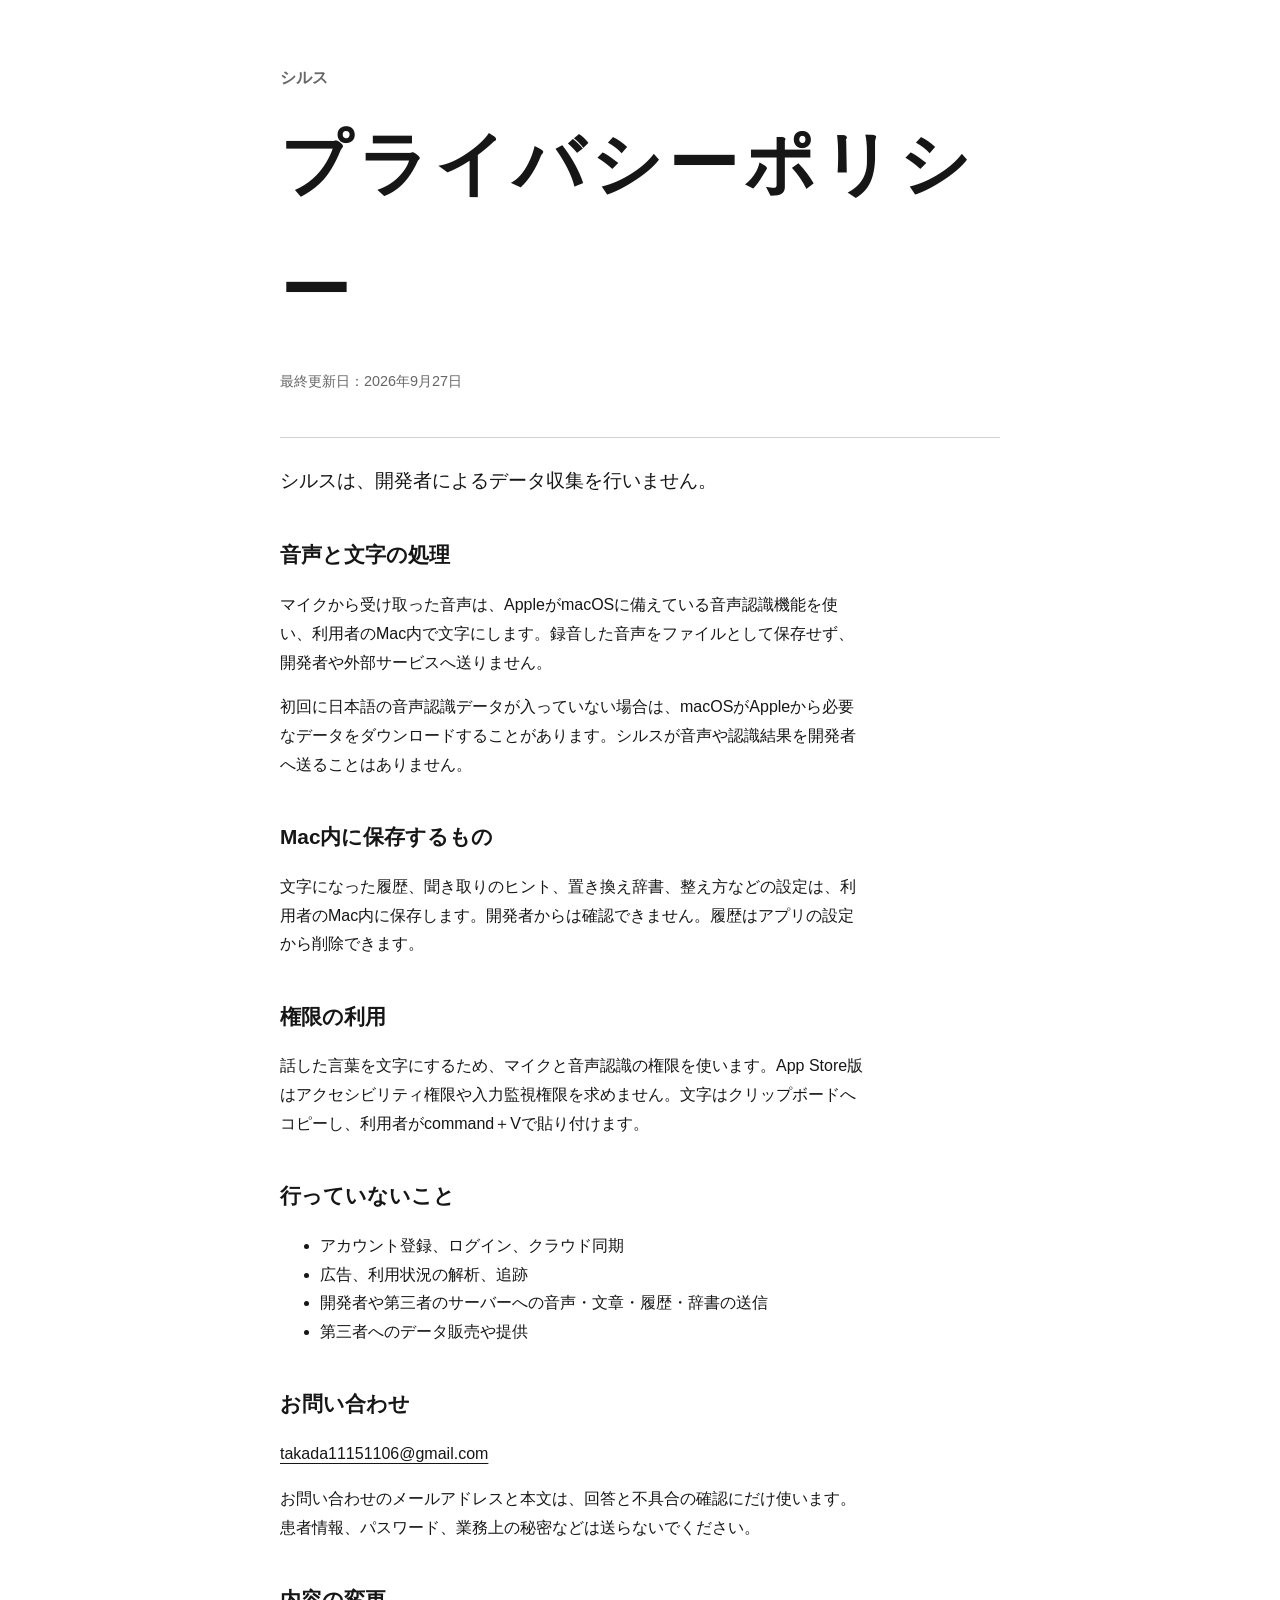
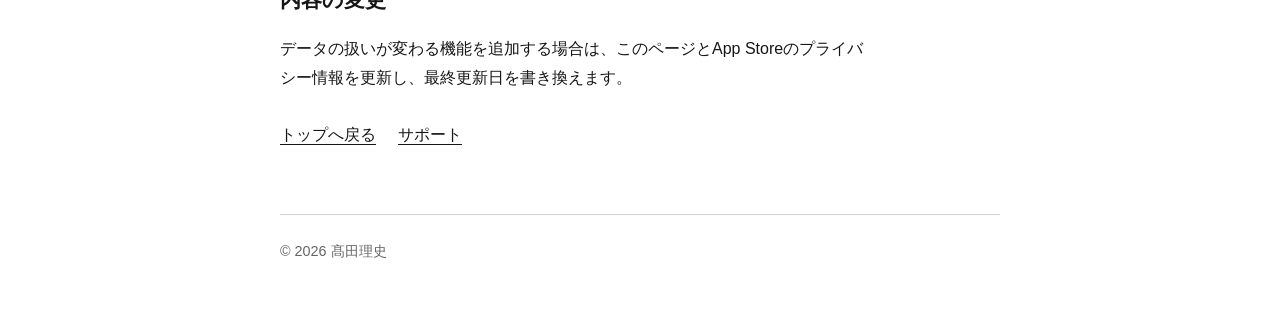
<file: shirusu/privacy.html>
<!doctype html>
<html lang="ja">
<head>
  <meta charset="utf-8">
  <meta name="viewport" content="width=device-width, initial-scale=1">
  <meta name="description" content="シルスのプライバシーポリシーです。">
  <title>プライバシーポリシー | シルス</title>
  <link rel="stylesheet" href="styles.css">
</head>
<body>
  <header>
    <p class="eyebrow">シルス</p>
    <h1>プライバシーポリシー</h1>
    <p class="updated">最終更新日：2026年9月27日</p>
  </header>
  <main>
    <p class="lead">シルスは、開発者によるデータ収集を行いません。</p>

    <h2>音声と文字の処理</h2>
    <p>マイクから受け取った音声は、AppleがmacOSに備えている音声認識機能を使い、利用者のMac内で文字にします。録音した音声をファイルとして保存せず、開発者や外部サービスへ送りません。</p>
    <p>初回に日本語の音声認識データが入っていない場合は、macOSがAppleから必要なデータをダウンロードすることがあります。シルスが音声や認識結果を開発者へ送ることはありません。</p>

    <h2>Mac内に保存するもの</h2>
    <p>文字になった履歴、聞き取りのヒント、置き換え辞書、整え方などの設定は、利用者のMac内に保存します。開発者からは確認できません。履歴はアプリの設定から削除できます。</p>

    <h2>権限の利用</h2>
    <p>話した言葉を文字にするため、マイクと音声認識の権限を使います。App Store版はアクセシビリティ権限や入力監視権限を求めません。文字はクリップボードへコピーし、利用者がcommand＋Vで貼り付けます。</p>

    <h2>行っていないこと</h2>
    <ul>
      <li>アカウント登録、ログイン、クラウド同期</li>
      <li>広告、利用状況の解析、追跡</li>
      <li>開発者や第三者のサーバーへの音声・文章・履歴・辞書の送信</li>
      <li>第三者へのデータ販売や提供</li>
    </ul>

    <h2>お問い合わせ</h2>
    <p><a href="mailto:takada11151106@gmail.com">takada11151106@gmail.com</a></p>
    <p>お問い合わせのメールアドレスと本文は、回答と不具合の確認にだけ使います。患者情報、パスワード、業務上の秘密などは送らないでください。</p>

    <h2>内容の変更</h2>
    <p>データの扱いが変わる機能を追加する場合は、このページとApp Storeのプライバシー情報を更新し、最終更新日を書き換えます。</p>

    <nav class="nav" aria-label="関連ページ">
      <a href="index.html">トップへ戻る</a>
      <a href="support.html">サポート</a>
    </nav>
  </main>
  <footer>© 2026 髙田理史</footer>
</body>
</html>
</file>
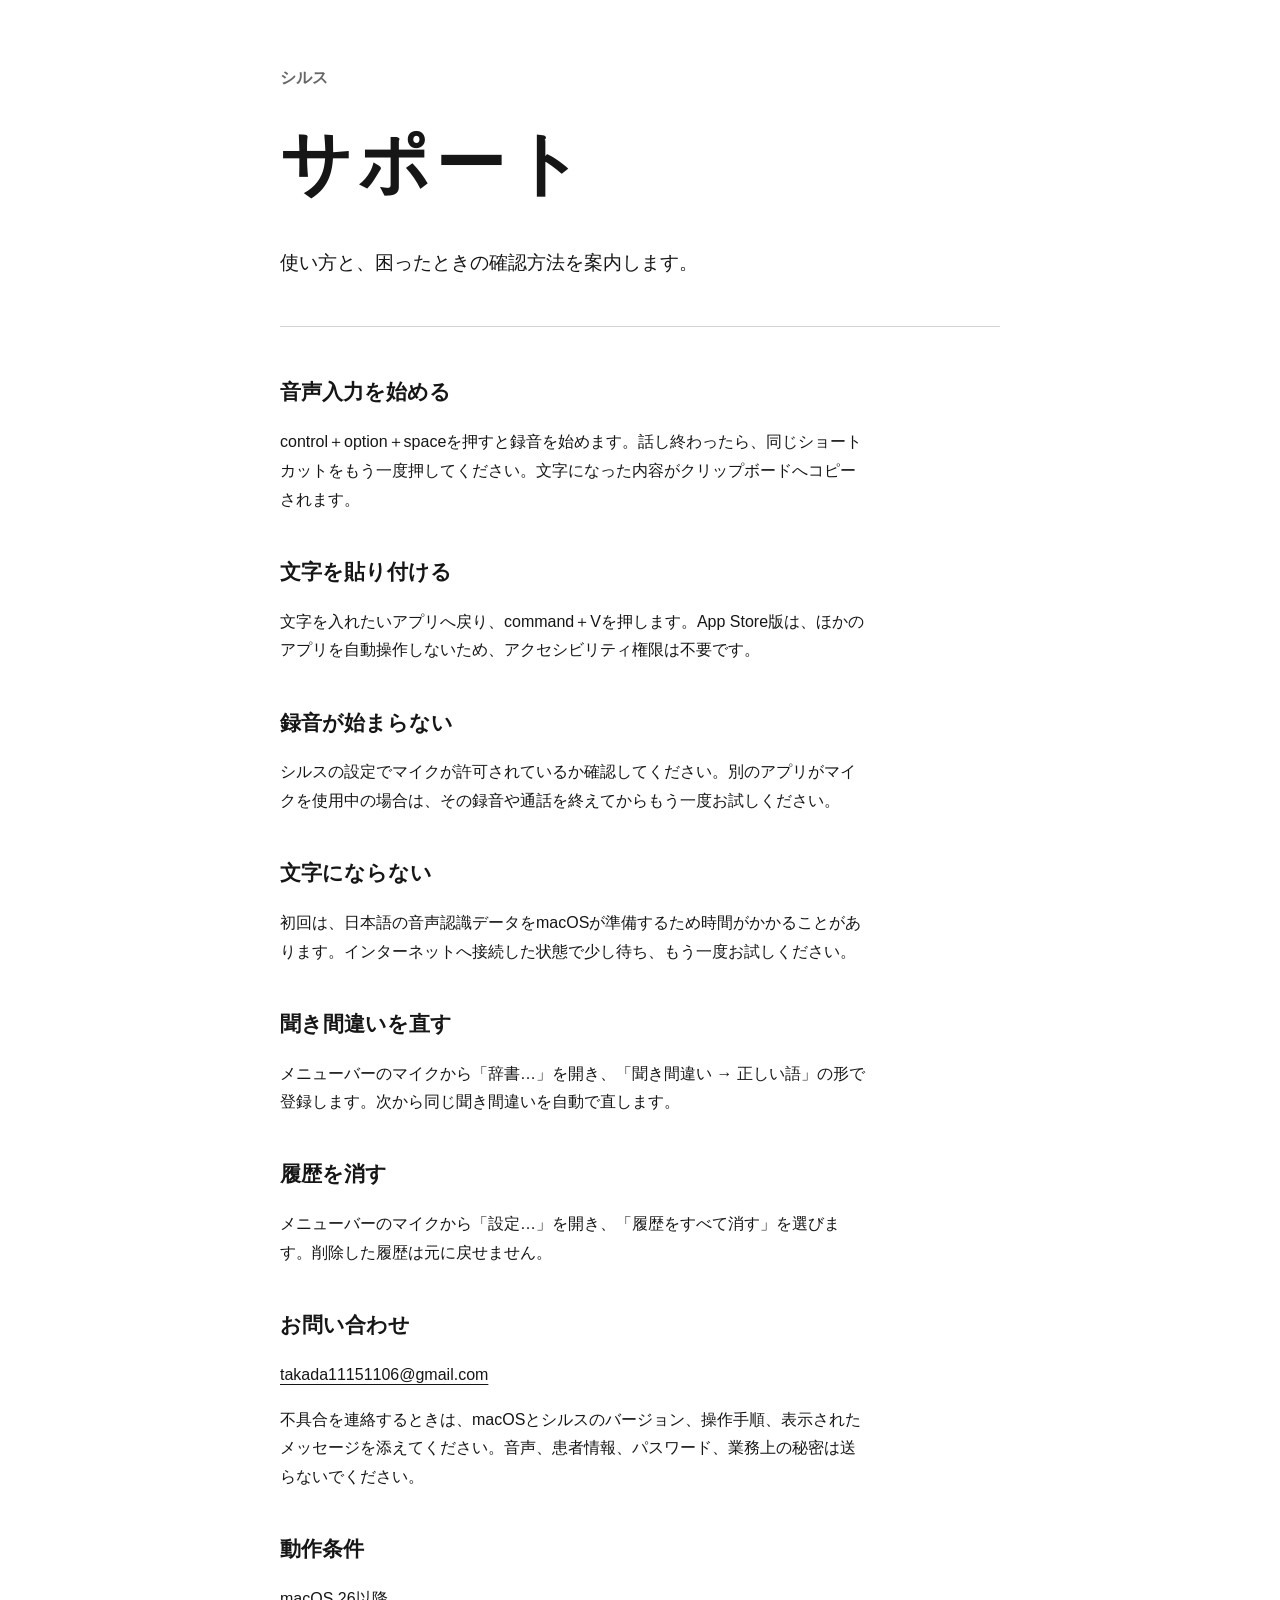
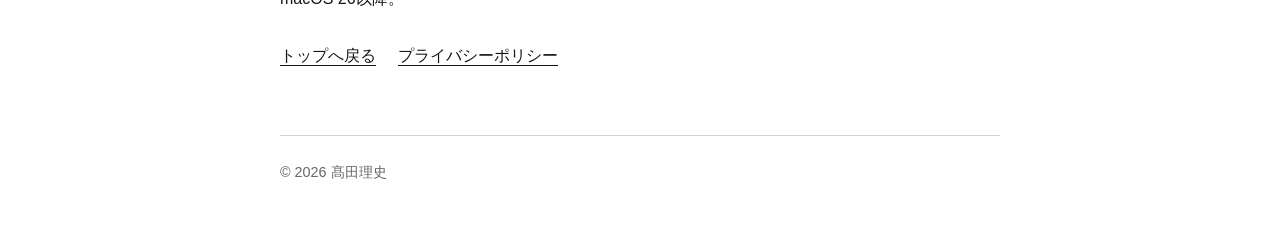
<file: shirusu/support.html>
<!doctype html>
<html lang="ja">
<head>
  <meta charset="utf-8">
  <meta name="viewport" content="width=device-width, initial-scale=1">
  <meta name="description" content="シルスの使い方と問い合わせ先です。">
  <title>サポート | シルス</title>
  <link rel="stylesheet" href="styles.css">
</head>
<body>
  <header>
    <p class="eyebrow">シルス</p>
    <h1>サポート</h1>
    <p class="lead">使い方と、困ったときの確認方法を案内します。</p>
  </header>
  <main>
    <h2>音声入力を始める</h2>
    <p>control＋option＋spaceを押すと録音を始めます。話し終わったら、同じショートカットをもう一度押してください。文字になった内容がクリップボードへコピーされます。</p>

    <h2>文字を貼り付ける</h2>
    <p>文字を入れたいアプリへ戻り、command＋Vを押します。App Store版は、ほかのアプリを自動操作しないため、アクセシビリティ権限は不要です。</p>

    <h2>録音が始まらない</h2>
    <p>シルスの設定でマイクが許可されているか確認してください。別のアプリがマイクを使用中の場合は、その録音や通話を終えてからもう一度お試しください。</p>

    <h2>文字にならない</h2>
    <p>初回は、日本語の音声認識データをmacOSが準備するため時間がかかることがあります。インターネットへ接続した状態で少し待ち、もう一度お試しください。</p>

    <h2>聞き間違いを直す</h2>
    <p>メニューバーのマイクから「辞書…」を開き、「聞き間違い → 正しい語」の形で登録します。次から同じ聞き間違いを自動で直します。</p>

    <h2>履歴を消す</h2>
    <p>メニューバーのマイクから「設定…」を開き、「履歴をすべて消す」を選びます。削除した履歴は元に戻せません。</p>

    <h2>お問い合わせ</h2>
    <p><a href="mailto:takada11151106@gmail.com">takada11151106@gmail.com</a></p>
    <p>不具合を連絡するときは、macOSとシルスのバージョン、操作手順、表示されたメッセージを添えてください。音声、患者情報、パスワード、業務上の秘密は送らないでください。</p>

    <h2>動作条件</h2>
    <p>macOS 26以降。</p>

    <nav class="nav" aria-label="関連ページ">
      <a href="index.html">トップへ戻る</a>
      <a href="privacy.html">プライバシーポリシー</a>
    </nav>
  </main>
  <footer>© 2026 髙田理史</footer>
</body>
</html>
</file>
<file: _backup_20260822/style.css>
/* ウチの冷蔵庫 — 丸ゴシック × パステル（ティファニーブルーが主役）
 *
 * 色の決めかた：
 *  - 面はパステルで塗り、その上に「濃いめの同系色の文字」を置く。
 *    白文字をパステルに載せると読めなくなるので使わない
 *  - 期限の3段階（葉っぱ／あんず／さんご）は主役の水色とぶつからない色にする
 *
 * テーマは3状態：
 *  :root                        … ライト（既定）
 *  prefers-color-scheme: dark   … 端末が暗いとき（アプリでライトを選んでいたら効かない）
 *  :root[data-theme="dark"]     … アプリでダークを選んだとき
 */

:root{
  /* 地と紙 */
  --bg:#F1FAF9;
  --surface:#FFFFFF;
  --surface-2:#E7F5F3;
  --ink:#2B4A4B;
  --muted:#7FA3A3;
  --line:#D9EDEB;

  /* 主役：ティファニーブルー */
  --primary:#6FD3CC;
  --primary-lite:#9BE5DF;
  --primary-deep:#1E8A85;
  --primary-ink:#0E4B48;      /* パステルの上に載せる濃い文字 */
  --primary-soft:#E0F5F2;

  /* 期限の3段階 */
  --fresh:#3F9E77;   --fresh-soft:#E1F3E9;   --fresh-ink:#1F6349;
  --warn:#B87A22;    --warn-soft:#FBEEDA;    --warn-ink:#8A5A15;
  --danger:#D96A64;  --danger-soft:#FCE7E5;  --danger-ink:#9E403B;

  /* 種類の色（ぬいぐるみのパステル） */
  --cat-veg:#93DBAE;
  --cat-meat:#F7AEB6;
  --cat-dairy:#F7D889;
  --cat-other:#BFB6EC;

  --radius:22px;
  --shadow:0 1px 2px rgba(45,90,90,.05), 0 10px 24px rgba(45,90,90,.07);
  --shadow-lift:0 4px 10px rgba(45,90,90,.10), 0 18px 36px rgba(45,90,90,.13);
  --backdrop:rgba(30,70,70,.38);

  --safe-b:env(safe-area-inset-bottom,0px);
  --safe-t:env(safe-area-inset-top,0px);

  --font:"Zen Maru Gothic","Hiragino Maru Gothic ProN","ヒラギノ丸ゴ ProN W4",
         -apple-system,BlinkMacSystemFont,"Hiragino Sans",sans-serif;

  --spring:cubic-bezier(.22,1.2,.36,1);
  --ease:cubic-bezier(.3,.8,.4,1);
}

@media (prefers-color-scheme: dark){
  :root:not([data-theme="light"]){
    --bg:#152628;
    --surface:#1E3335;
    --surface-2:#274143;
    --ink:#E6F4F2;
    --muted:#8FB0B0;
    --line:#2E4A4C;

    --primary:#79DDD5;
    --primary-lite:#A6ECE6;
    --primary-deep:#8FE6DE;
    --primary-ink:#0B3936;
    --primary-soft:#22403F;

    --fresh:#6FCCA3;   --fresh-soft:#1E3A30;   --fresh-ink:#8FE0BC;
    --warn:#E2B063;    --warn-soft:#3A2F1C;    --warn-ink:#EFC684;
    --danger:#F0918B;  --danger-soft:#3C2422;  --danger-ink:#F6ADA8;

    --cat-veg:#8FD6A9;
    --cat-meat:#F2A5AD;
    --cat-dairy:#EFD187;
    --cat-other:#B9B0E4;

    --shadow:0 1px 2px rgba(0,0,0,.35), 0 10px 24px rgba(0,0,0,.3);
    --shadow-lift:0 4px 10px rgba(0,0,0,.4), 0 18px 36px rgba(0,0,0,.35);
    --backdrop:rgba(5,20,20,.55);
  }
}

:root[data-theme="dark"]{
  --bg:#152628;
  --surface:#1E3335;
  --surface-2:#274143;
  --ink:#E6F4F2;
  --muted:#8FB0B0;
  --line:#2E4A4C;

  --primary:#79DDD5;
  --primary-lite:#A6ECE6;
  --primary-deep:#8FE6DE;
  --primary-ink:#0B3936;
  --primary-soft:#22403F;

  --fresh:#6FCCA3;   --fresh-soft:#1E3A30;   --fresh-ink:#8FE0BC;
  --warn:#E2B063;    --warn-soft:#3A2F1C;    --warn-ink:#EFC684;
  --danger:#F0918B;  --danger-soft:#3C2422;  --danger-ink:#F6ADA8;

  --cat-veg:#8FD6A9;
  --cat-meat:#F2A5AD;
  --cat-dairy:#EFD187;
  --cat-other:#B9B0E4;

  --shadow:0 1px 2px rgba(0,0,0,.35), 0 10px 24px rgba(0,0,0,.3);
  --shadow-lift:0 4px 10px rgba(0,0,0,.4), 0 18px 36px rgba(0,0,0,.35);
  --backdrop:rgba(5,20,20,.55);
}

*{box-sizing:border-box; -webkit-tap-highlight-color:transparent}
[hidden]{display:none !important}
html,body{margin:0; padding:0}

body{
  background:var(--bg);
  color:var(--ink);
  font-family:var(--font);
  font-size:16px;
  line-height:1.55;
  padding-top:calc(58px + var(--safe-t));
  padding-bottom:calc(66px + var(--safe-b) + 78px);
  -webkit-user-select:none; user-select:none;
  overscroll-behavior-y:none;
}
input,button,output,textarea{font:inherit; color:inherit}
input{-webkit-user-select:text; user-select:text}
h1{margin:0; font-size:20px; font-weight:900; letter-spacing:.03em}

/* ============ 上のバー ============ */
.topbar{
  position:fixed; top:0; left:0; right:0; z-index:30;
  height:calc(58px + var(--safe-t)); padding:var(--safe-t) 16px 0;
  display:flex; align-items:center; justify-content:space-between;
  background:color-mix(in srgb, var(--bg) 84%, transparent);
  backdrop-filter:saturate(1.7) blur(14px);
  border-bottom:1px solid var(--line);
}
.topbar-right{display:flex; align-items:center; gap:9px}
.icon-btn{background:none; border:0; color:var(--muted); padding:8px; margin:-8px; cursor:pointer}
.icon-btn:active{transform:scale(.9)}

.sync-chip{
  display:flex; align-items:center; gap:6px; cursor:pointer;
  border:1.5px solid var(--line); background:var(--surface);
  border-radius:999px; padding:5px 12px 5px 9px;
  font-size:11.5px; font-weight:700; color:var(--muted);
  transition:color .2s, border-color .2s;
}
.sync-chip .dot{width:7px; height:7px; border-radius:50%; background:var(--muted); flex:none}
.sync-chip[data-state="ok"]{color:var(--fresh); border-color:color-mix(in srgb,var(--fresh) 35%,var(--line))}
.sync-chip[data-state="ok"] .dot{background:var(--fresh)}
.sync-chip[data-state="syncing"]{color:var(--warn); border-color:color-mix(in srgb,var(--warn) 35%,var(--line))}
.sync-chip[data-state="syncing"] .dot{background:var(--warn); animation:pulse 1s var(--ease) infinite}
.sync-chip[data-state="error"]{color:var(--danger); border-color:color-mix(in srgb,var(--danger) 40%,var(--line))}
.sync-chip[data-state="error"] .dot{background:var(--danger)}
@keyframes pulse{0%,100%{opacity:1; transform:scale(1)}50%{opacity:.3; transform:scale(.7)}}

/* ============ 画面 ============ */
.view{padding:14px 16px 0; animation:viewIn .3s var(--ease)}
@keyframes viewIn{from{opacity:0; transform:translateY(6px)}to{opacity:1; transform:none}}

/* --- 期限のお知らせ帯 --- */
.urgent{
  display:flex; gap:11px; align-items:flex-start;
  background:var(--danger-soft); border:1.5px solid color-mix(in srgb,var(--danger) 40%,transparent);
  border-radius:var(--radius); padding:13px 15px; margin-bottom:14px;
  animation:urgentIn .5s var(--spring);
}
@keyframes urgentIn{from{opacity:0; transform:scale(.94) translateY(-6px)}to{opacity:1; transform:none}}
.urgent .bell{flex:none; color:var(--danger-ink); margin-top:1px; animation:swing 2.8s var(--ease) infinite}
@keyframes swing{
  0%,72%,100%{transform:rotate(0)}
  76%{transform:rotate(11deg)} 80%{transform:rotate(-9deg)}
  84%{transform:rotate(6deg)} 88%{transform:rotate(-4deg)} 92%{transform:rotate(0)}
}
.urgent-body{min-width:0}
.urgent-title{font-weight:900; font-size:14px; color:var(--danger-ink); margin-bottom:2px}
.urgent-names{font-size:13.5px; color:var(--ink); line-height:1.5}

/* --- 一覧の見出し --- */
.listhead{
  display:flex; align-items:center; justify-content:flex-end;
  gap:10px; padding:0 3px 10px; min-height:26px;
}
.summary{font-size:12.5px; color:var(--muted); font-weight:500}
.summary b{color:var(--danger-ink); font-weight:700}
.sortbtn{
  flex:none; display:flex; align-items:center; gap:5px; cursor:pointer;
  border:1.5px solid var(--line); background:var(--surface); color:var(--muted);
  font-family:var(--font);
  border-radius:999px; padding:5px 12px; font-size:11.5px; font-weight:700;
}
.sortbtn:active{transform:scale(.94)}

/* --- カテゴリ見出し --- */
.cat-head{
  display:flex; align-items:center; gap:7px;
  font-size:11.5px; font-weight:900; color:var(--muted);
  letter-spacing:.08em; padding:14px 4px 7px;
}
.cat-head:first-child{padding-top:0}
.chip-dot{width:8px; height:8px; border-radius:3px; flex:none}

/* ============ カード ============ */
.list{list-style:none; margin:0; padding:0; display:flex; flex-direction:column; gap:7px}

.card{
  position:relative;
  background:var(--surface); border:1.5px solid var(--line); border-radius:var(--radius);
  padding:10px 13px; display:flex; align-items:center; gap:10px;
  box-shadow:var(--shadow);
  transition:transform .18s var(--spring), box-shadow .18s var(--ease), border-color .2s;
}
.card[data-state="over"]{
  border-color:color-mix(in srgb,var(--danger) 55%,var(--line));
  background:var(--danger-soft);
}
.card[data-state="soon"]{border-color:color-mix(in srgb,var(--warn) 42%,var(--line))}

.card.is-enter{animation:cardIn .42s var(--spring) backwards}
@keyframes cardIn{
  from{opacity:0; transform:translateY(-10px) scale(.95)}
  to{opacity:1; transform:none}
}
.card.is-leaving{animation:cardOut .3s var(--ease) forwards; pointer-events:none}
@keyframes cardOut{
  30%{transform:scale(1.03)}
  to{opacity:0; transform:scale(.86); margin-bottom:-56px}
}

.cat-dot{width:9px; height:9px; border-radius:3px; flex:none}
.card[data-cat="veg"]   .cat-dot{background:var(--cat-veg)}
.card[data-cat="meat"]  .cat-dot{background:var(--cat-meat)}
.card[data-cat="dairy"] .cat-dot{background:var(--cat-dairy)}
.card[data-cat="other"] .cat-dot{background:var(--cat-other)}

.card-main{flex:1; min-width:0}
.card-name{
  font-weight:700; font-size:15.5px; line-height:1.35;
  overflow:hidden; text-overflow:ellipsis; white-space:nowrap;
}
.card-sub{display:flex; align-items:center; gap:7px; margin-top:2px; font-size:12px; color:var(--muted)}

.tag{
  padding:2px 9px; border-radius:999px; font-size:11px; font-weight:700;
  letter-spacing:.02em; white-space:nowrap;
}
.tag.ok{background:var(--fresh-soft); color:var(--fresh-ink)}
.tag.soon{background:var(--warn-soft); color:var(--warn-ink)}
.tag.over{background:color-mix(in srgb,var(--danger) 30%,var(--surface)); color:var(--danger-ink)}

.card-qty{display:flex; align-items:center; gap:1px; flex:none}
.qbtn{
  width:31px; height:31px; border-radius:11px; border:1.5px solid var(--line);
  background:var(--surface-2); color:var(--ink); font-size:16px; line-height:1;
  cursor:pointer; transition:transform .12s var(--spring), background .15s;
}
.qbtn:active{transform:scale(.86); background:var(--primary-soft)}
.qnum{
  min-width:46px; text-align:center; font-variant-numeric:tabular-nums;
  font-size:13.5px; font-weight:700; display:inline-block;
}
.qnum.pop{animation:pop .34s var(--spring)}
@keyframes pop{0%{transform:scale(1)}38%{transform:scale(1.32); color:var(--primary-deep)}100%{transform:scale(1)}}

.card-done{
  flex:none; border:0; background:var(--primary-soft); color:var(--primary-deep);
  font-family:var(--font); font-size:11.5px; font-weight:900;
  padding:8px 10px; border-radius:12px; cursor:pointer;
  transition:transform .12s var(--spring), background .15s, color .15s;
}
.card-done:active{transform:scale(.9); background:var(--primary); color:var(--primary-ink)}

/* ============ 買い物 ============ */
.quick-add{display:flex; gap:8px; margin-bottom:13px}
.quick-add input{
  flex:1; min-width:0; background:var(--surface); border:1.5px solid var(--line);
  border-radius:16px; padding:12px 15px; font-size:16px;
  transition:border-color .18s, box-shadow .18s;
}
.quick-add input::placeholder{color:var(--muted)}
.quick-add input:focus{
  outline:none; border-color:var(--primary);
  box-shadow:0 0 0 4px color-mix(in srgb,var(--primary) 30%,transparent);
}

.card.is-done{opacity:.62}
.card.is-done .card-name{text-decoration:line-through; color:var(--muted)}
.check{
  width:27px; height:27px; flex:none; border-radius:50%; border:2px solid var(--line);
  background:transparent; cursor:pointer; display:grid; place-items:center;
  color:transparent; padding:0;
  transition:background .22s var(--spring), border-color .22s, transform .14s var(--spring);
}
.check:active{transform:scale(.85)}
.check path{stroke-dasharray:22; stroke-dashoffset:22}
.card.is-done .check{background:var(--primary); border-color:var(--primary); color:var(--primary-ink)}
.card.is-done .check path{animation:draw .34s var(--ease) forwards}
@keyframes draw{to{stroke-dashoffset:0}}

.card-del{
  flex:none; border:0; background:none; color:var(--muted);
  font-size:19px; padding:5px 3px; cursor:pointer; line-height:1;
  transition:transform .12s var(--spring), color .15s;
}
.card-del:active{transform:scale(.8) rotate(90deg); color:var(--danger)}
.list-foot{padding:18px 0 0; text-align:center}

/* ============ 空のとき ============ */
.empty{text-align:center; color:var(--muted); padding:52px 24px; font-size:14px; line-height:1.9}
.empty-mark{
  width:78px; height:78px; margin:0 auto 16px; border-radius:28px;
  background:linear-gradient(140deg,var(--primary-lite),var(--primary));
  color:var(--primary-ink);
  display:grid; place-items:center;
  box-shadow:0 8px 20px color-mix(in srgb,var(--primary) 40%,transparent);
  animation:float 3.6s var(--ease) infinite;
}
@keyframes float{0%,100%{transform:translateY(0) rotate(-3deg)}50%{transform:translateY(-9px) rotate(3deg)}}

/* ============ FAB と タブ ============ */
.fab{
  position:fixed; left:16px; right:16px; z-index:25;
  bottom:calc(66px + var(--safe-b) + 13px);
  height:54px; border:0; border-radius:27px;
  background:linear-gradient(135deg,var(--primary-lite),var(--primary));
  color:var(--primary-ink);
  font-family:var(--font); font-size:16px; font-weight:900; letter-spacing:.05em;
  cursor:pointer;
  box-shadow:0 7px 22px color-mix(in srgb,var(--primary) 55%,transparent);
  transition:transform .16s var(--spring), box-shadow .2s;
}
.fab:active{transform:scale(.965); box-shadow:0 3px 12px color-mix(in srgb,var(--primary) 45%,transparent)}

.tabbar{
  position:fixed; left:0; right:0; bottom:0; z-index:30;
  height:calc(66px + var(--safe-b)); padding-bottom:var(--safe-b);
  display:flex; background:color-mix(in srgb, var(--bg) 88%, transparent);
  backdrop-filter:saturate(1.7) blur(14px); border-top:1px solid var(--line);
}
.tab{
  flex:1; border:0; background:none; color:var(--muted); cursor:pointer;
  display:flex; flex-direction:column; align-items:center; justify-content:center; gap:3px;
  font-family:var(--font); font-size:11px; font-weight:700;
  transition:color .2s;
}
.tab svg{transition:transform .3s var(--spring)}
.tab.is-active{color:var(--primary-deep)}
.tab.is-active svg{transform:translateY(-2px) scale(1.08)}
.tab span{position:relative}
.badge{
  position:absolute; top:-4px; right:-16px; min-width:18px; height:18px; padding:0 5px;
  border-radius:9px; background:var(--primary); color:var(--primary-ink);
  font-size:10.5px; font-style:normal; font-weight:900; line-height:18px; text-align:center;
  animation:badgeIn .4s var(--spring);
}
@keyframes badgeIn{from{transform:scale(0)}to{transform:scale(1)}}

/* ============ 引き出しシート ============ */
.backdrop{
  position:fixed; inset:0; z-index:40;
  background:var(--backdrop); backdrop-filter:blur(2px);
  animation:fade .2s var(--ease);
}
.sheet{
  position:fixed; left:0; right:0; bottom:0; z-index:41;
  background:var(--bg); border-radius:30px 30px 0 0;
  padding-bottom:var(--safe-b); max-height:90vh;
  display:flex; flex-direction:column;
  box-shadow:0 -8px 44px rgba(20,60,60,.24);
  animation:rise .38s var(--spring);
}
@keyframes rise{from{transform:translateY(100%)}to{transform:none}}
@keyframes fade{from{opacity:0}to{opacity:1}}
.sheet-grab{width:42px; height:5px; border-radius:3px; background:var(--line); margin:9px auto 0}
.sheet-head{
  display:flex; align-items:center; justify-content:space-between;
  padding:11px 15px; border-bottom:1px solid var(--line);
}
.sheet-head strong{font-size:15.5px; font-weight:900}
.sheet-body{padding:17px 16px 30px; overflow-y:auto; -webkit-overflow-scrolling:touch}
.btn-text{
  background:none; border:0; color:var(--muted); font-family:var(--font);
  font-size:15px; font-weight:700; padding:6px 4px; min-width:60px; text-align:left; cursor:pointer;
}
.btn-text.accent{color:var(--primary-deep); font-weight:900; text-align:right}
.btn-text:active{transform:scale(.94)}

.field-label{
  display:block; font-size:11.5px; font-weight:900; color:var(--muted);
  letter-spacing:.09em; margin:20px 0 9px;
}
.field-label:first-child{margin-top:0}
.field{
  width:100%; background:var(--surface); border:1.5px solid var(--line);
  border-radius:16px; padding:13px 15px; font-size:16px;
  transition:border-color .18s, box-shadow .18s;
}
.field:focus{
  outline:none; border-color:var(--primary);
  box-shadow:0 0 0 4px color-mix(in srgb,var(--primary) 30%,transparent);
}
input[type=date].field{min-height:50px}

.chip-groups{margin-top:11px; display:flex; flex-direction:column; gap:11px}
.chip-group-name{
  display:flex; align-items:center; gap:6px;
  font-size:11px; font-weight:700; color:var(--muted); margin-bottom:6px;
}
.chip-row{display:flex; flex-wrap:wrap; gap:6px}
.chip{
  border:1.5px solid var(--line); background:var(--surface); color:var(--ink);
  font-family:var(--font); font-weight:500;
  border-radius:999px; padding:8px 14px; font-size:14px; cursor:pointer;
  transition:transform .13s var(--spring), background .16s, border-color .16s, color .16s;
}
.chip:active{transform:scale(.92)}
.chip.is-on{
  background:var(--primary); border-color:var(--primary);
  color:var(--primary-ink); font-weight:700;
  box-shadow:0 3px 10px color-mix(in srgb,var(--primary) 45%,transparent);
}

.qty-row{display:flex; align-items:center; gap:9px}
.step{
  width:48px; height:48px; border-radius:18px; border:1.5px solid var(--line);
  background:var(--surface); font-size:22px; line-height:1; cursor:pointer;
  transition:transform .13s var(--spring), background .16s;
}
.step:active{transform:scale(.88); background:var(--primary-soft)}
.qty-val{
  flex:1; text-align:center; font-size:24px; font-weight:900;
  font-variant-numeric:tabular-nums; display:block;
}
.qty-val.pop{animation:pop .34s var(--spring)}
.unit-seg{
  display:flex; gap:3px; background:var(--surface-2); padding:4px;
  border-radius:16px; margin-top:9px; overflow-x:auto;
}
.unit-seg button{
  flex:1; border:0; background:none; color:var(--muted); padding:9px 4px;
  border-radius:12px; font-family:var(--font); font-size:14px; font-weight:500; cursor:pointer;
  transition:background .18s, color .18s;
}
.unit-seg button.is-on{
  background:var(--surface); color:var(--primary-deep); font-weight:900;
  box-shadow:0 2px 6px rgba(45,90,90,.14);
}

/* テーマの3択 */
.seg{
  display:flex; gap:3px; background:var(--surface-2); padding:4px; border-radius:16px;
}
.seg button{
  flex:1; border:0; background:none; color:var(--muted); padding:11px 4px;
  border-radius:12px; font-family:var(--font); font-size:14px; font-weight:700; cursor:pointer;
  transition:background .18s, color .18s, transform .13s var(--spring);
}
.seg button:active{transform:scale(.95)}
.seg button.is-on{
  background:var(--surface); color:var(--primary-deep); font-weight:900;
  box-shadow:0 2px 6px rgba(45,90,90,.14);
}

.hint{font-size:12.5px; color:var(--muted); margin:9px 3px 0; line-height:1.75}
.hint strong{color:var(--ink)}
.btn-primary{
  border:0; border-radius:16px; font-family:var(--font);
  background:var(--primary); color:var(--primary-ink); font-weight:900; cursor:pointer;
}
.btn-primary.sm{padding:0 19px; height:48px; flex:none}
.btn-primary:active{transform:scale(.95)}
.btn-ghost{
  border:1.5px solid var(--line); background:var(--surface); color:var(--muted);
  font-family:var(--font); font-weight:700;
  border-radius:16px; padding:12px 19px; font-size:14px; cursor:pointer;
}
.btn-ghost:active{transform:scale(.97); background:var(--surface-2)}
.btn-ghost.wide{width:100%}

.house-row{display:flex; gap:8px; margin-top:9px}
.house-row .field{flex:1; min-width:0}
.house-row .btn-ghost{flex:none; white-space:nowrap}

/* ============ トースト ============ */
.toast{
  position:fixed; left:18px; right:18px; z-index:60;
  bottom:calc(66px + var(--safe-b) + 80px);
  background:var(--ink); color:var(--bg); border-radius:18px;
  padding:13px 17px; font-size:14px; font-weight:500; text-align:center;
  box-shadow:var(--shadow-lift);
  animation:toastIn .38s var(--spring);
}
@keyframes toastIn{from{opacity:0; transform:translateY(16px) scale(.94)}to{opacity:1; transform:none}}

:focus-visible{outline:3px solid var(--primary); outline-offset:2px}

/* ============ 動きを減らす設定のとき ============ */
@media (prefers-reduced-motion: reduce){
  *,*::before,*::after{
    animation-duration:.01ms !important; animation-iteration-count:1 !important;
    transition-duration:.01ms !important;
  }
}

/* ============ 上の大きなイラスト ============ */
.hero{
  position:relative;
  margin:-14px -16px 15px;                 /* 画面の端まで届かせる */
  height:clamp(168px, 29vh, 238px);
  overflow:hidden;
  border-radius:0 0 32px 32px;
  background:linear-gradient(160deg,var(--primary-lite),var(--primary));
  box-shadow:var(--shadow);
}
.hero img{
  position:absolute; top:0; left:0; width:100%; height:100%;
  object-fit:cover; object-position:var(--hero-focus, center 42%);
  will-change:transform;
}
:root[data-theme="dark"] .hero img{filter:brightness(.84) saturate(.92)}
@media (prefers-color-scheme: dark){
  :root:not([data-theme="light"]) .hero img{filter:brightness(.84) saturate(.92)}
}
/* 下だけ地の色に溶かして、上に載る文字を読みやすくする */
.hero-scrim{
  position:absolute; inset:0; pointer-events:none;
  background:linear-gradient(to top,
    var(--bg) 0%,
    color-mix(in srgb, var(--bg) 55%, transparent) 13%,
    transparent 38%);
}
.hero-text{position:absolute; left:19px; right:19px; bottom:11px}
.hero-count{
  font-size:16px; font-weight:900; line-height:1.25;
  text-shadow:0 1px 6px color-mix(in srgb, var(--bg) 85%, transparent);
}
.hero-count b{font-size:27px; margin-right:2px}
.hero-note{
  font-size:12.5px; font-weight:700; color:var(--danger-ink); margin-top:1px;
  text-shadow:0 1px 6px color-mix(in srgb, var(--bg) 85%, transparent);
}
.hero[hidden]{display:none !important}
</file>
<file: shirusu/styles.css>
:root {
  color-scheme: light dark;
  font-family: -apple-system, BlinkMacSystemFont, "Hiragino Sans", "Yu Gothic", sans-serif;
  line-height: 1.8;
  --ink: #161616;
  --muted: #666;
  --surface: #f4f4f4;
  --line: #d2d2d2;
}

* { box-sizing: border-box; }
body { margin: 0; color: var(--ink); background: #fff; }
header, main, footer { width: min(720px, calc(100% - 40px)); margin-inline: auto; }
header { padding: 64px 0 28px; border-bottom: 1px solid var(--line); }
main { padding: 8px 0 64px; }
footer { padding: 24px 0 48px; border-top: 1px solid var(--line); color: var(--muted); font-size: .9rem; }
h1 { margin: 0 0 10px; font-size: clamp(2.4rem, 8vw, 4.4rem); letter-spacing: .08em; }
h2 { margin-top: 2.4rem; font-size: 1.3rem; }
p, li { max-width: 66ch; }
a { color: inherit; text-underline-offset: .22em; }
.eyebrow { margin: 0 0 8px; color: var(--muted); font-weight: 700; }
.lead { font-size: 1.16rem; }
.card { margin: 28px 0; padding: 22px; border: 1px solid var(--line); border-radius: 18px; background: var(--surface); }
.nav { display: flex; flex-wrap: wrap; gap: 10px 22px; margin-top: 28px; }
.updated { color: var(--muted); font-size: .9rem; }

@media (prefers-color-scheme: dark) {
  :root { --ink: #f3f3f3; --muted: #aaa; --surface: #202020; --line: #444; }
  body { background: #101010; }
}
</file>
